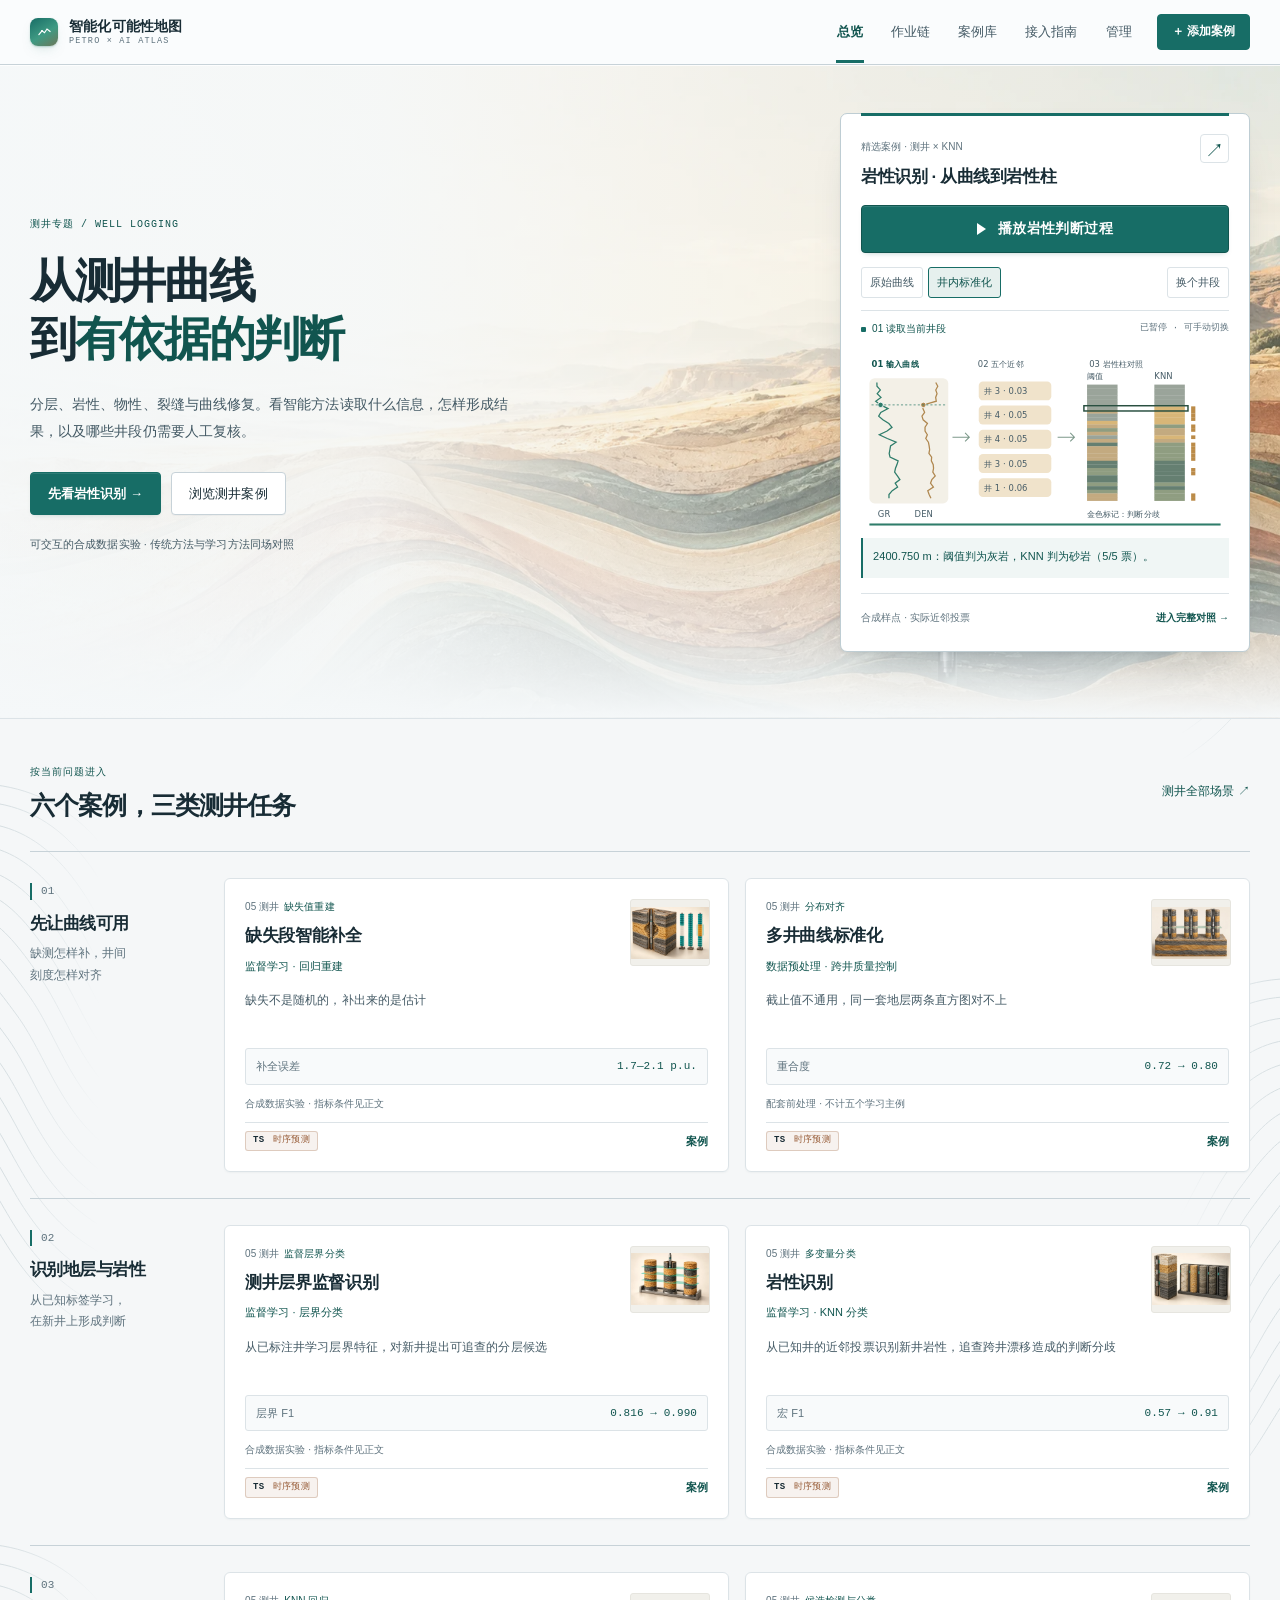
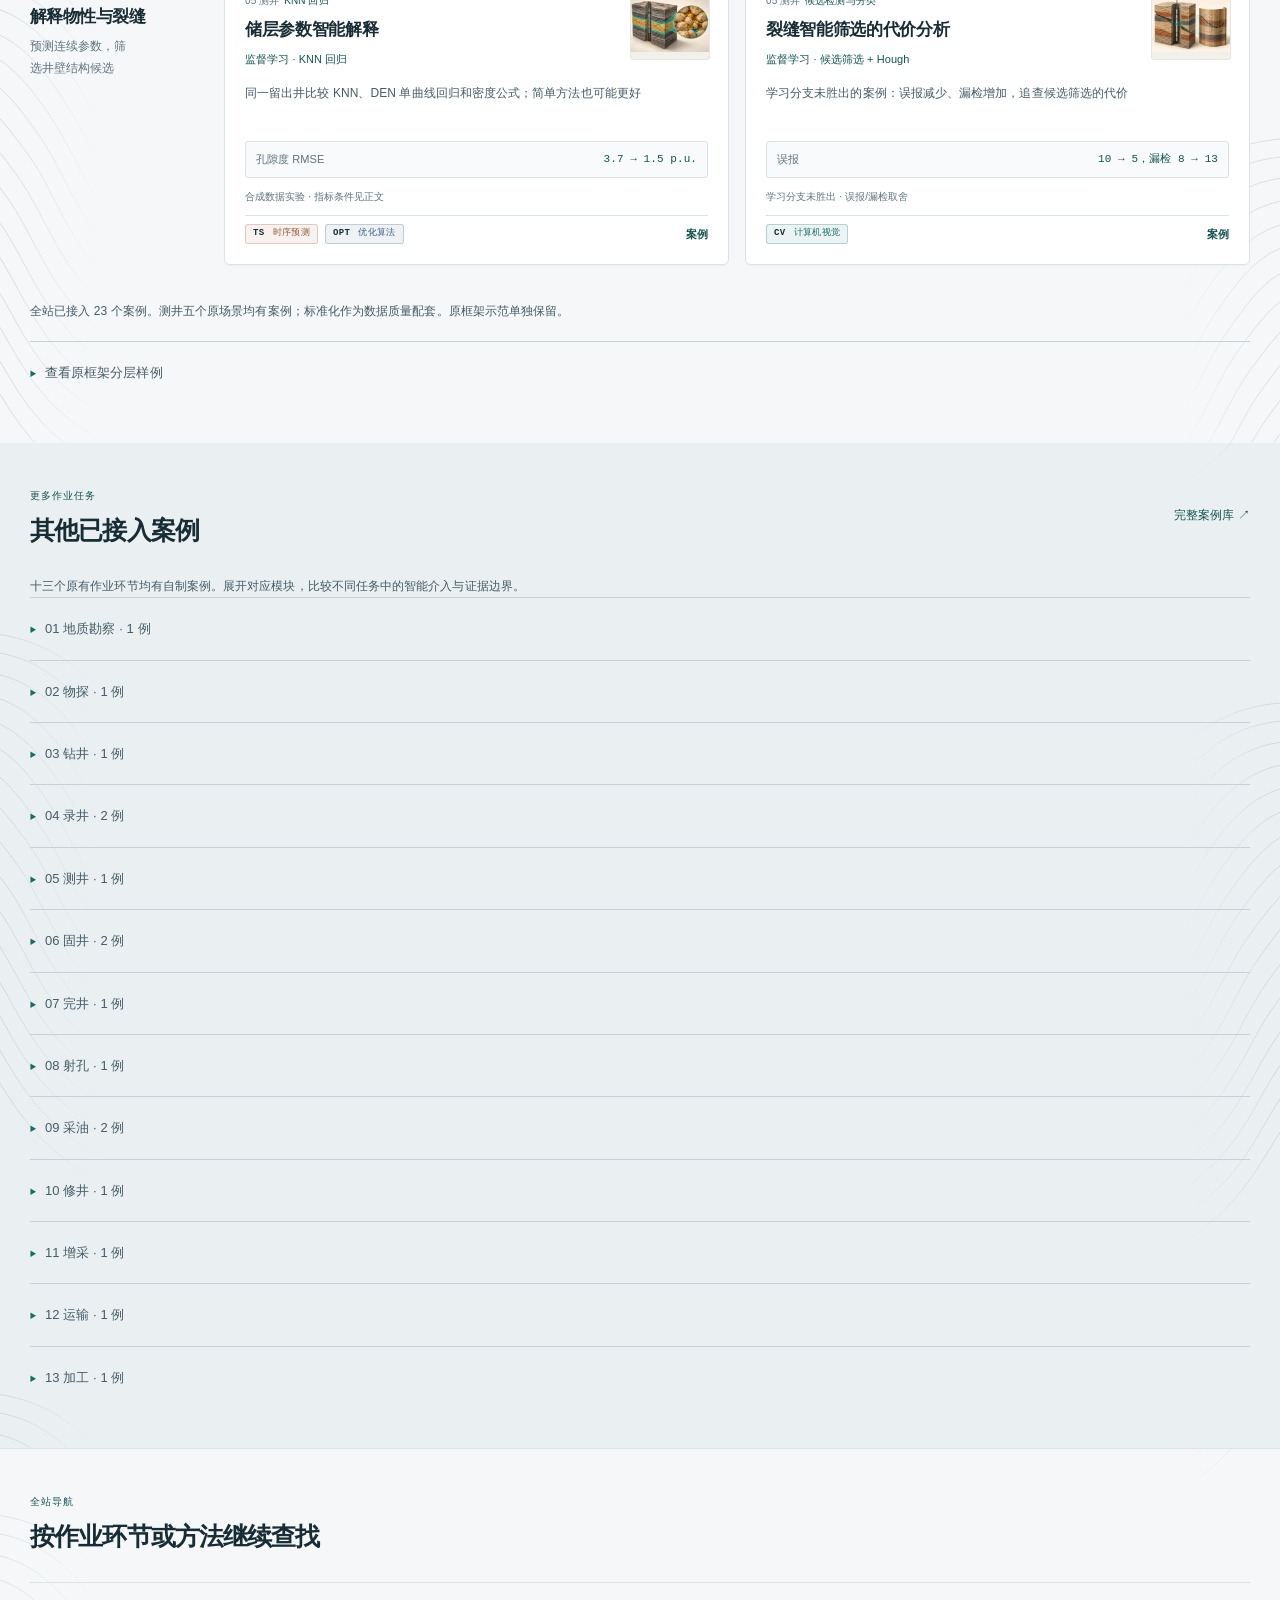
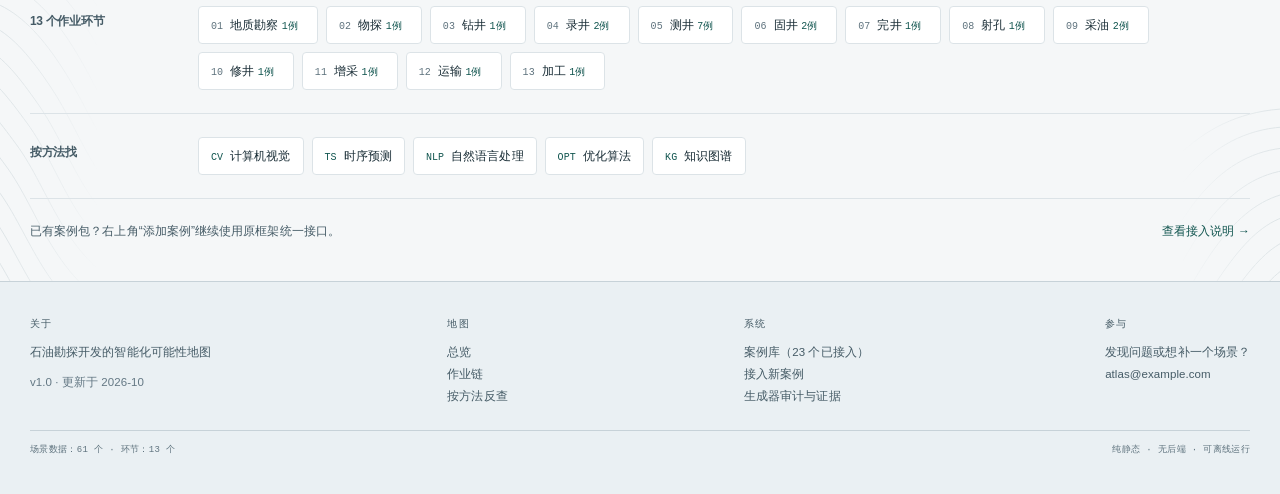
<file: index.html>
<!DOCTYPE html>
<html lang="zh-CN">
<head>
<meta charset="UTF-8">
<meta name="viewport" content="width=device-width, initial-scale=1">
<title>石油勘探开发的智能化可能性地图</title>
<meta name="description" content="按石油作业链条逐环节展示可被深度学习改造的候选场景，标注 AI 介入点、数据条件与难度等级；带可运行的案例示范。">

<link rel="stylesheet" href="assets/core/tokens.css?v=20261103-expand1">
<link rel="stylesheet" href="assets/core/layout.css?v=20261103-expand1">
<link rel="stylesheet" href="assets/core/ui.css?v=20261103-expand1">
<link rel="stylesheet" href="assets/core/home.css?v=20261103-expand1">
<link rel="stylesheet" href="assets/core/industrial.css?v=20261103-contours1">
</head>
<body>

<div id="view">
  <main class="wrap" style="padding:120px 0">
    <div class="empty"><b>正在加载</b>如果这行字一直不消失，说明脚本没有正确执行，
    请检查浏览器控制台。</div>
  </main>
</div>

<noscript>
  <div class="wrap" style="padding:80px 0">
    <div class="empty"><b>需要启用 JavaScript</b>本站是纯前端渲染的，所有页面由本地脚本生成。</div>
  </div>
</noscript>

<!-- =========================================================
     脚本加载顺序（改这里之前先读 docs/如何添加新案例.md）
     1. data.js         场景元数据
     2. registry.js     案例注册表
     3. kit.js          渲染工具箱
     4. cases/*         案例插件 —— 新增案例加在这一段
     5. case-demo-host  示范宿主（整页 iframe / 模块 Shadow DOM）
     6. case-upload     案例包导入（读 localStorage，必须在 shell 前）
     7. shell.js        外壳，必须最后
     ========================================================= -->
<script src="assets/data.js?v=20261103-expand1"></script>
<script src="assets/core/registry.js?v=20261103-expand1"></script>
<script src="assets/core/kit.js?v=20261103-expand1"></script>

<script src="assets/cases/welllog-layer.case.js?v=20261103-expand1"></script>
<script src="assets/cases/welllog-layer.demo.js?v=20261103-expand1"></script>










<!-- CASE-AUTOGEN:BEGIN -->
<script src="assets/cases/welllog-layer.visual.js?v=20261103-expand1"></script>
<script src="assets/cases/catalog.js?v=20261103-expand1"></script>
<script src="assets/cases/w4-lithology.demo.js?v=20261103-expand1"></script>
<script src="assets/core/builtin-loader.js?v=20261103-expand1"></script>
<!-- CASE-AUTOGEN:END -->

<!-- ↑ 新案例加在这里：<script src="assets/cases/你的案例.case.js"></script> -->

<!-- 上传的案例包（localStorage）在这里恢复注册，必须在 shell.js 之前 -->
<script src="assets/core/case-demo-host.js?v=20261103-expand1"></script>
<script src="assets/core/case-upload.js?v=20261103-expand1"></script>
<script src="assets/core/case-zip.js?v=20261103-expand1"></script>

<script src="assets/core/admin.js?v=20261103-expand1"></script>

<script src="assets/core/home-demo.js?v=20261103-industrial1"></script>
<script src="assets/core/shell.js?v=20261103-expand1"></script>

</body>
</html>
</file>
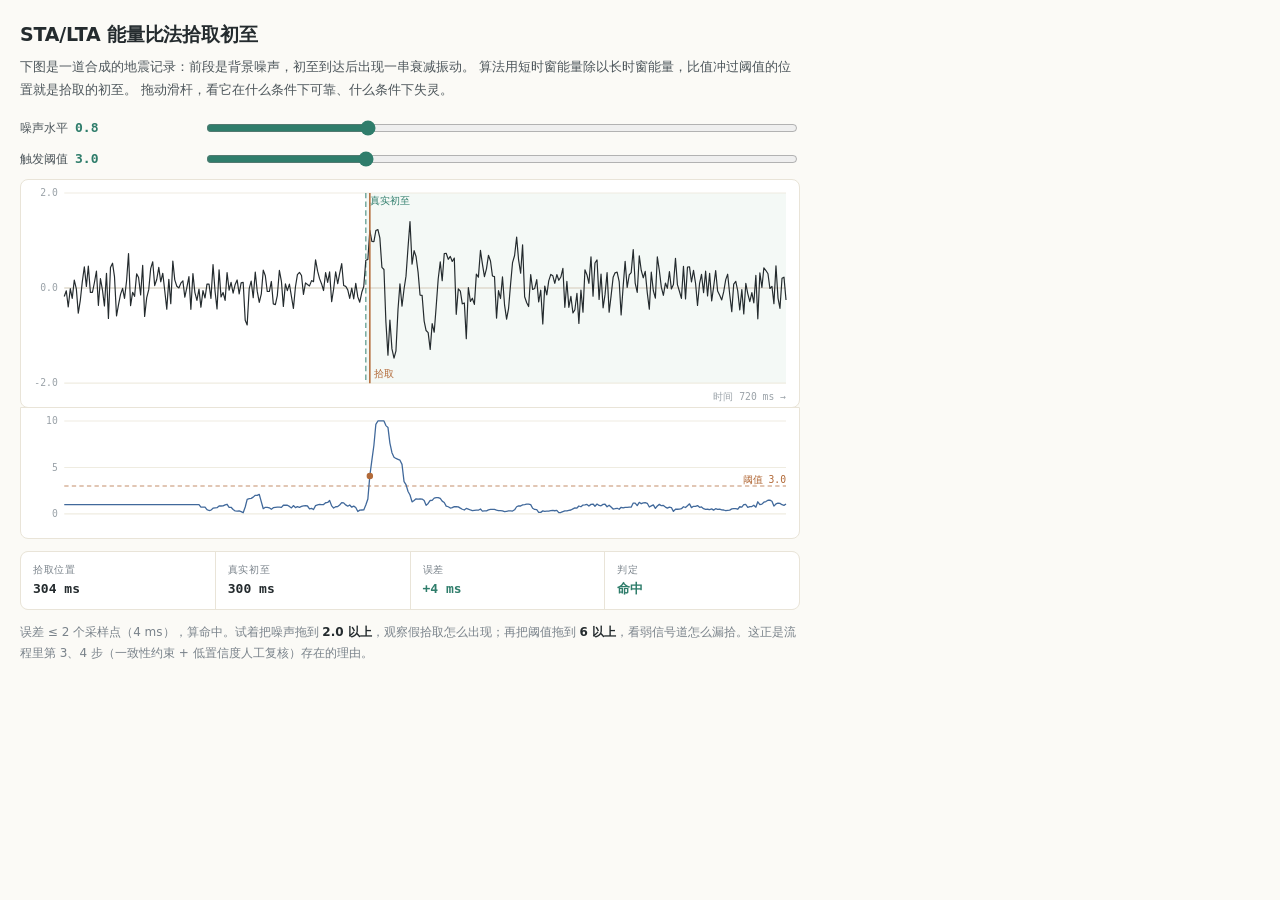
<file: firstbreak-pick-case/demo/index.html>
<!DOCTYPE html>
<html lang="zh-CN">
<head>
<meta charset="UTF-8">
<meta name="viewport" content="width=device-width, initial-scale=1">
<title>示范：STA/LTA 初至波自动拾取</title>
<link rel="stylesheet" href="demo.css">
</head>
<body>
<div class="panel">
  <h1>STA/LTA 能量比法拾取初至</h1>
  <p class="lead">下图是一道合成的地震记录：前段是背景噪声，初至到达后出现一串衰减振动。
  算法用短时窗能量除以长时窗能量，比值冲过阈值的位置就是拾取的初至。
  拖动滑杆，看它在什么条件下可靠、什么条件下失灵。</p>

  <div class="ctl">
    <label>噪声水平 <output id="out-noise">0.8</output></label>
    <input type="range" id="noise" min="0" max="3" step="0.1" value="0.8">
  </div>
  <div class="ctl">
    <label>触发阈值 <output id="out-th">3.0</output></label>
    <input type="range" id="th" min="1.2" max="8" step="0.1" value="3">
  </div>

  <svg id="trace" viewBox="0 0 720 210" role="img" aria-label="地震道与拾取结果"></svg>
  <svg id="ratio" viewBox="0 0 720 120" role="img" aria-label="STA/LTA 能量比曲线"></svg>

  <div class="readouts">
    <div class="ro"><span class="k">拾取位置</span><b id="ro-pick">—</b></div>
    <div class="ro"><span class="k">真实初至</span><b id="ro-true">—</b></div>
    <div class="ro"><span class="k">误差</span><b id="ro-err">—</b></div>
    <div class="ro"><span class="k">判定</span><b id="ro-verdict">—</b></div>
  </div>

  <p class="note" id="note"></p>
</div>
<script src="demo.js"></script>
</body>
</html>
</file>
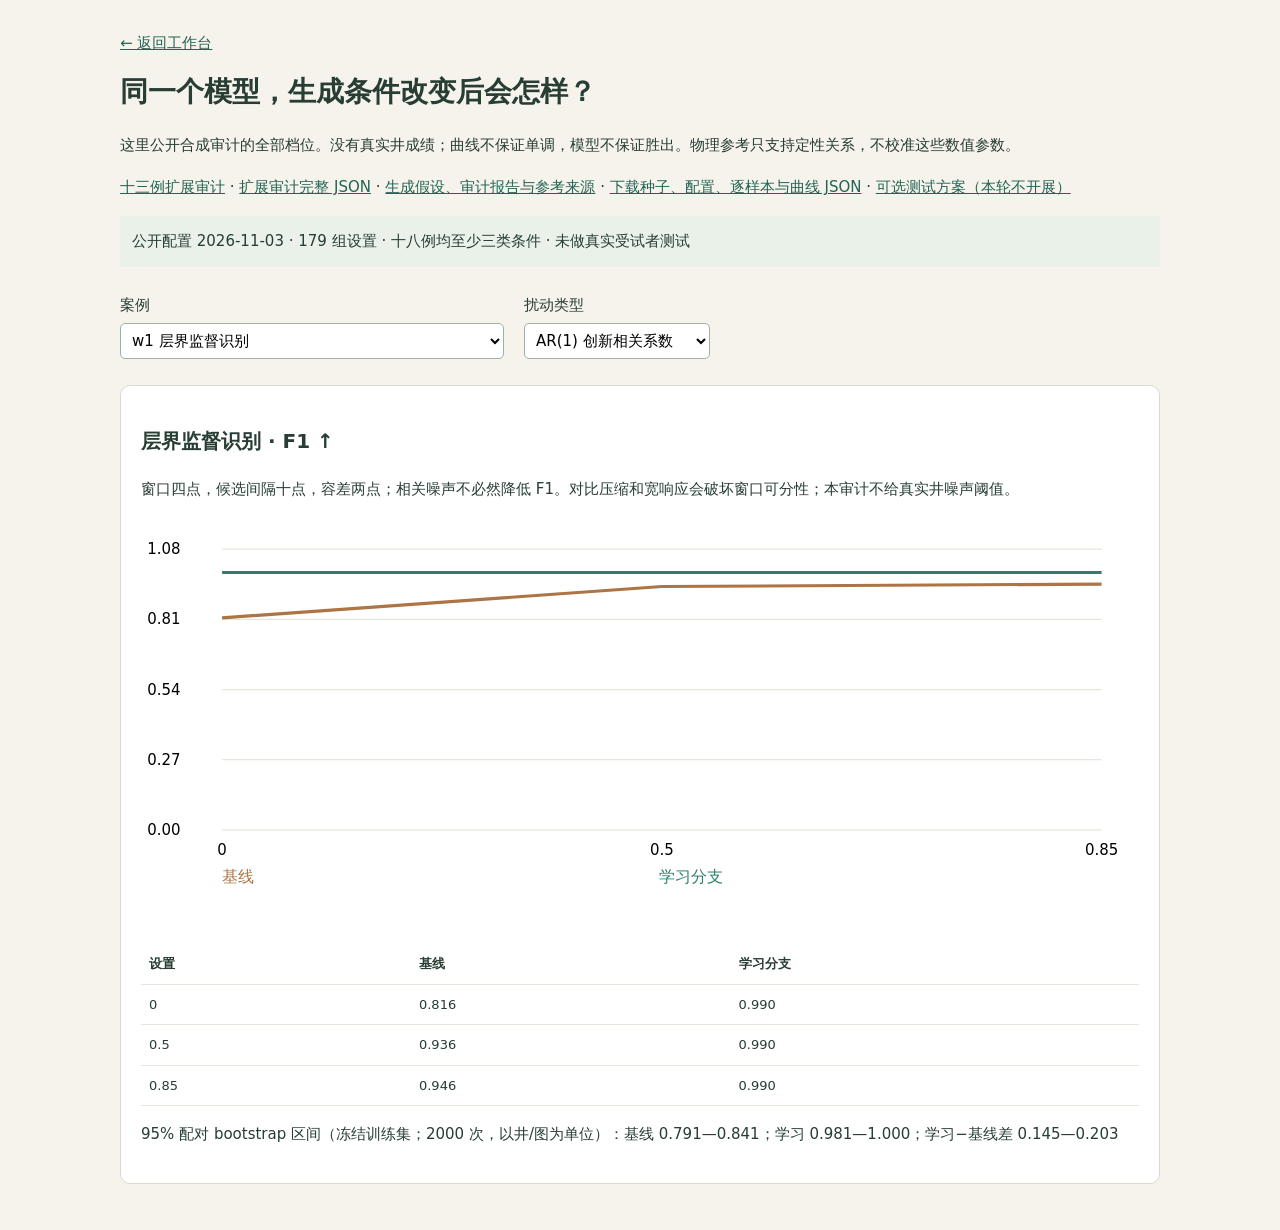
<file: docs/evidence.html>
<!doctype html><html lang="zh-CN"><meta charset="utf-8"><meta name="viewport" content="width=device-width,initial-scale=1"><title>生成器敏感性审计 · 测井工作台</title>
<style>body{margin:0;background:#f5f3ec;color:#283d33;font:15px/1.8 system-ui,sans-serif}main{max-width:1040px;margin:auto;padding:30px 20px}a{color:#236454}h1{font-size:28px;margin:10px 0}h2{font-size:20px}label{display:inline-grid;gap:4px;margin:10px 20px 10px 0}select{font:inherit;padding:7px;max-width:90vw;border:1px solid #9cb2a4;border-radius:5px;background:white}section{border:1px solid #d5ddcf;padding:20px;background:#fff;border-radius:10px;margin:16px 0}svg{width:100%;height:auto}table{border-collapse:collapse;width:100%;font-size:13px}th,td{text-align:left;padding:8px;border-bottom:1px solid #e2e6dc}small{color:#607466}.scroll{overflow:auto}#status{padding:12px;background:#e9f1e8}button:focus-visible,a:focus-visible,select:focus-visible{outline:3px solid #286b53;outline-offset:3px}@media(max-width:600px){main{padding:16px 12px}section{padding:12px}h1{font-size:22px}}</style>
<main><a href="../index.html#/">← 返回工作台</a><h1>同一个模型，生成条件改变后会怎样？</h1><p>这里公开合成审计的全部档位。没有真实井成绩；曲线不保证单调，模型不保证胜出。物理参考只支持定性关系，不校准这些数值参数。</p><p><a href="evidence/expansion-audit.md">十三例扩展审计</a> · <a href="evidence/expansion-audit.json" download>扩展审计完整 JSON</a> · <a href="evidence/generator-audit.md">生成假设、审计报告与参考来源</a> · <a href="evidence/generator-audit.json" download>下载种子、配置、逐样本与曲线 JSON</a> · <a href="teaching-test/PROTOCOL.md">可选测试方案（本轮不开展）</a></p><p id="status" role="status">正在载入公开审计…</p><label>案例<select id="case" aria-label="选择审计案例"></select></label><label>扰动类型<select id="axis" aria-label="选择生成器扰动"></select></label><section><h2 id="title"></h2><p id="scope"></p><div id="chart"></div><div class="scroll"><table id="results"></table></div><p id="extra"></p></section><section id="threshold" hidden><h2>w3 阈值诊断：误报与漏检怎样交换？</h2><p>曲线使用已观察过的 20 图，属事后诊断，不是开发调参结果。候选 ROC 把可匹配标注的单条候选标正（允许重复正候选）；对象 PR 则经过间隔抑制和一对一匹配，分母不同。</p><div id="roc"></div><div id="pr"></div><div class="scroll"><table id="threshold-table"></table></div></section></main>
<script>
'use strict';
const select=document.querySelector('#case'),axis=document.querySelector('#axis'),names={rho:'AR(1) 创新相关系数',transition:'箱式响应半宽（点）',shift:'测试类别对比压缩比例',denShift:'测试 DEN 偏移 g/cm³',cnlShift:'测试 CNL 偏移 v/v',noiseScale:'附加噪声幅度',noiseMultiplier:'图像噪声倍数',apertureMultiplier:'路径厚度倍数',dropout:'连续方位缺测比例',drift:'目标井刻度漂移',overlap:'目标类别重叠',warp:'非线性响应错配',gapLength:'连续遮蔽长度 m',mechanism:'缺测机制'};
let data;
function f(v){return typeof v==='number'?v.toFixed(3):v;}
function esc(v){return String(v).replace(/&/g,'&amp;').replace(/</g,'&lt;');}
function chart(rows,lines,label,xy=false){
 const w=800,h=335,x0=65,y0=25,x1=770,y1=250;
 const all=rows.flatMap(r=>lines.map(l=>r[l.key])).filter(Number.isFinite),max=Math.max(...all,1)*1.08;
 const x=(r,i)=>xy?x0+r.x*(x1-x0):x0+i/(rows.length-1||1)*(x1-x0),y=v=>y1-v/(xy?1:max)*(y1-y0);
 let s='<svg viewBox="0 0 '+w+' '+h+'" role="img" aria-label="'+esc(label)+'"><title>'+esc(label)+'</title>';
 for(let i=0;i<=4;i++){const v=(xy?1:max)*i/4,yy=y(v);s+='<path d="M'+x0+' '+yy+'H'+x1+'" stroke="#e3e8dc"/><text x="5" y="'+(yy+4)+'" font-size="12">'+v.toFixed(2)+'</text>';}
 for(const [li,l]of lines.entries()){const points=rows.map((r,i)=>x(r,i)+','+y(r[l.key])).join(' ');s+='<polyline points="'+points+'" fill="none" stroke="'+l.color+'" stroke-width="2.5"/><text x="'+(65+(li%2)*350)+'" y="'+(292+Math.floor(li/2)*20)+'" fill="'+l.color+'" font-size="13">'+l.label+'</text>';}
 rows.forEach((r,i)=>{if(!xy)s+='<text x="'+x(r,i)+'" y="270" text-anchor="middle" font-size="12">'+esc(r.value)+'</text>';});
 return s+'</svg>';
}
function render(){const c=data.cases[select.value],rows=c.series.filter(r=>r.axis===axis.value);document.querySelector('#title').textContent=c.title+' · '+c.metric;document.querySelector('#scope').textContent=c.limits;
 const lines=[{key:'baseline',label:'基线',color:'#ad7545'},{key:'learn',label:'学习分支',color:'#2f7d6b'}];if(rows[0].alternate!==undefined)lines.push({key:'alternate',label:'附加对照（定义见案例）',color:'#8872a2'});if(rows[0].denOnly!==undefined)lines.push({key:'denOnly',label:'DEN 单变量回归',color:'#6e79aa'});if(rows[0].raw!==undefined)lines.push({key:'raw',label:'GR+DEN 固定缩放 KNN',color:'#557791'});if(rows[0].grOnly!==undefined)lines.push({key:'grOnly',label:'GR 单特征 KNN',color:'#8a6e98'});
 document.querySelector('#chart').innerHTML=chart(rows,lines,(names[axis.value]||axis.value)+' 对 '+c.metric+' 的影响；精确数字见下表');
 document.querySelector('#results').innerHTML='<tr><th>设置</th>'+lines.map(l=>'<th>'+esc(l.label)+'</th>').join('')+(rows[0].coverage!==undefined?'<th>回归区间覆盖</th>':'')+'</tr>'+rows.map(r=>'<tr><td>'+esc(r.value)+'</td>'+lines.map(l=>'<td>'+f(r[l.key])+'</td>').join('')+(r.coverage!==undefined?'<td>'+f(r.coverage)+'</td>':'')+'</tr>').join('');
 document.querySelector('#extra').textContent=c.heldout?'95% 配对 bootstrap 区间（冻结训练集；2000 次，以井/图为单位）：基线 '+c.heldout.baseline.map(f).join('—')+'；学习 '+c.heldout.learn.map(f).join('—')+'；学习−基线差 '+c.heldout.pairedDifference.map(f).join('—'):'本组各档位使用 '+rows[0].rows.length+' 个公开种子的配对重复。逐样本数据与附加评价见 JSON。';
 document.querySelector('#threshold').hidden=!c.thresholdCurve;
 if(c.thresholdCurve){const t=c.thresholdCurve;document.querySelector('#roc').innerHTML=chart(t.map(q=>({x:q.candidate.fpr,tpr:q.candidate.tpr})),[{key:'tpr',label:'候选 ROC：FPR → TPR',color:'#6e79aa'}],'候选 ROC 曲线',true);document.querySelector('#pr').innerHTML=chart(t.map(q=>({x:q.object.recall,precision:q.object.precision})),[{key:'precision',label:'对象 PR：召回 → 精确率',color:'#2f7d6b'}],'完整对象匹配的精确率与召回',true);document.querySelector('#threshold-table').innerHTML='<tr><th>阈值</th><th>对象精确率</th><th>对象召回</th><th>误报/漏检</th><th>候选 FPR/TPR</th></tr>'+t.map(q=>'<tr><td>'+q.threshold+'</td><td>'+f(q.object.precision)+'</td><td>'+f(q.object.recall)+'</td><td>'+q.object.fp+' / '+q.object.fn+'</td><td>'+f(q.candidate.fpr)+' / '+f(q.candidate.tpr)+'</td></tr>').join('');}
}
function choose(){const c=data.cases[select.value];axis.innerHTML=[...new Set(c.series.map(r=>r.axis))].map(a=>'<option value="'+a+'">'+(names[a]||a)+'</option>').join('');render();}
Promise.all(['generator-audit.json','expansion-audit.json'].map(n=>fetch('evidence/'+n).then(r=>{if(!r.ok)throw Error('HTTP '+r.status);return r.json();}))).then(parts=>{const d={date:parts[0].date,cases:Object.assign({},...parts.map(x=>x.cases))};data=d;select.innerHTML=Object.entries(d.cases).map(([k,c])=>'<option value="'+k+'">'+k+' '+c.title+'</option>').join('');document.querySelector('#status').textContent='公开配置 '+d.date+' · '+Object.values(d.cases).reduce((n,c)=>n+c.series.length,0)+' 组设置 · 十八例均至少三类条件 · 未做真实受试者测试';choose();}).catch(e=>{document.querySelector('#status').textContent='审计载入失败：'+e.message+'。请通过 HTTP(S) 打开，file:// 不受支持。';});
select.addEventListener('change',choose);axis.addEventListener('change',render);
</script></html>
</file>
<file: assets/core/tokens.css>
/* =========================================================
   设计令牌 Design Tokens
   风格：暖白纸面 + 低饱和彩色分区
   规则：所有颜色只在这里定义，案例与组件不得写死色值
   ========================================================= */

:root{
  /* ---------- 画布 ---------- */
  --paper:      #fbfaf6;   /* 主背景，暖白 */
  --paper-2:    #f5f2ea;   /* 次级底板 */
  --paper-3:    #efece1;   /* 三级底板 */
  --card:       #ffffff;   /* 卡片 */
  --card-soft:  #fdfcf9;   /* 卡片内嵌区 */

  /* ---------- 描边 ---------- */
  --line:       #e9e4d8;
  --line-2:     #ddd7c8;
  --line-3:     #c9c2b0;

  /* ---------- 墨色（文字） ---------- */
  --ink:        #242b2e;
  --ink-2:      #4d565b;
  --ink-3:      #79828a;
  --ink-4:      #9ba3a9;
  --ink-inv:    #fdfcf9;

  /* ---------- 主强调 ---------- */
  --jade:       #2f7d6b;
  --jade-d:     #235f51;
  --jade-l:     #e6f1ec;
  --clay:       #b26a39;
  --clay-d:     #8e5229;
  --clay-l:     #f8ecdf;

  /* ---------- 五类方法色（中饱和，白底可读） ---------- */
  --c-cv:       #2f7d6b;   /* 计算机视觉 */
  --c-ts:       #b26a39;   /* 时序预测 */
  --c-nlp:      #7e5a8d;   /* 自然语言处理 */
  --c-opt:      #41699b;   /* 优化算法 */
  --c-kg:       #767a2e;   /* 知识图谱 */

  --bg-cv:      #e6f1ec;
  --bg-ts:      #f8ecdf;
  --bg-nlp:     #efe9f4;
  --bg-opt:     #e7eef9;
  --bg-kg:      #f1f1dd;

  /* ---------- 语义色 ---------- */
  --ok:         #3f8560;
  --ok-bg:      #e7f3ea;
  --warn:       #a97a1c;
  --warn-bg:    #f9efd7;
  --bad:        #b05a51;
  --bad-bg:     #f9e9e5;

  /* ---------- 圆角与阴影 ---------- */
  --r-s: 5px;
  --r-m: 9px;
  --r-l: 14px;
  --r-xl: 20px;

  --sh-1: 0 1px 2px rgba(48,44,30,.045);
  --sh-2: 0 1px 2px rgba(48,44,30,.05), 0 6px 18px -10px rgba(48,44,30,.14);
  --sh-3: 0 2px 4px rgba(48,44,30,.05), 0 14px 34px -16px rgba(48,44,30,.20);

  /* ---------- 字体 ---------- */
  --mono: 'JetBrains Mono','SFMono-Regular','Cascadia Mono',Consolas,'Liberation Mono',monospace;
  --sans: 'Inter',-apple-system,BlinkMacSystemFont,'Segoe UI Variable','Segoe UI',
          'PingFang SC','Hiragino Sans GB','Microsoft YaHei UI','Microsoft YaHei',sans-serif;

  /* ---------- 布局 ---------- */
  --nav-h: 54px;
  --maxw: 1180px;
  --sp-1: 6px;  --sp-2: 10px;  --sp-3: 14px;
  --sp-4: 20px; --sp-5: 28px;  --sp-6: 40px;
}

/* =========================================================
   Reset
   ========================================================= */
*{box-sizing:border-box;margin:0;padding:0}
html{scroll-behavior:smooth;-webkit-text-size-adjust:100%}
body{
  font-family:var(--sans);
  font-size:14px;
  line-height:1.68;
  color:var(--ink);
  background:var(--paper);
  -webkit-font-smoothing:antialiased;
  -moz-osx-font-smoothing:grayscale;
  overflow-x:hidden;
}

/* 背景：四处低饱和色晕，制造“纸面有光”的感觉，不做暗色 */
body::before{
  content:'';
  position:fixed;inset:0;z-index:-2;
  background:
    radial-gradient(1000px 620px at 6% -12%,  #e5f1eb 0%, rgba(229,241,235,0) 62%),
    radial-gradient(880px 560px at 96% -6%,   #f9ecdf 0%, rgba(249,236,223,0) 60%),
    radial-gradient(900px 760px at 74% 102%,  #e8eef8 0%, rgba(232,238,248,0) 62%),
    radial-gradient(760px 620px at 18% 96%,   #f7ebee 0%, rgba(247,235,238,0) 60%),
    var(--paper);
}
/* 极淡网格，只在上半页可见 */
body::after{
  content:'';
  position:fixed;inset:0;z-index:-1;pointer-events:none;
  background-image:
    linear-gradient(to right, rgba(80,74,55,.055) 1px, transparent 1px),
    linear-gradient(to bottom, rgba(80,74,55,.055) 1px, transparent 1px);
  background-size:76px 76px;
  mask-image:radial-gradient(ellipse 70% 46% at 50% 0%, #000 0%, transparent 82%);
  -webkit-mask-image:radial-gradient(ellipse 70% 46% at 50% 0%, #000 0%, transparent 82%);
}

a{color:inherit;text-decoration:none}
button{font-family:inherit;font-size:inherit;color:inherit;background:none;border:none;cursor:pointer}
input,select,textarea{font-family:inherit;font-size:inherit}
img,svg{max-width:100%}
::selection{background:rgba(47,125,107,.20);color:var(--ink)}

::-webkit-scrollbar{width:11px;height:11px}
::-webkit-scrollbar-track{background:var(--paper-2)}
::-webkit-scrollbar-thumb{background:var(--line-2);border-radius:6px;border:3px solid var(--paper-2)}
::-webkit-scrollbar-thumb:hover{background:var(--line-3)}

:focus-visible{outline:2px solid var(--jade);outline-offset:2px;border-radius:3px}

/* =========================================================
   排版基元
   ========================================================= */
h1,h2,h3,h4,h5{font-weight:650;letter-spacing:-.005em;line-height:1.3;color:var(--ink)}
p{color:var(--ink-2)}
b,strong{font-weight:650;color:var(--ink)}

.wrap{width:min(var(--maxw),calc(100% - 48px));margin:0 auto}
.mono{font-family:var(--mono);font-variant-numeric:tabular-nums}

.kicker{
  font-family:var(--mono);font-size:10px;letter-spacing:.2em;text-transform:uppercase;
  color:var(--jade-d);display:inline-flex;align-items:center;gap:9px;
}
.kicker::before{content:'';width:20px;height:1.5px;background:currentColor;opacity:.55;border-radius:2px}
.kicker.plain::before{display:none}
.kicker.clay{color:var(--clay-d)}

.eyebrow{
  font-family:var(--mono);font-size:10px;letter-spacing:.18em;text-transform:uppercase;color:var(--ink-4);
}

.lede{font-size:13.5px;line-height:1.8;color:var(--ink-2)}

/* 工具类 */
.muted{color:var(--ink-3)}
.small{font-size:12px}
.nowrap{white-space:nowrap}
.hr{height:1px;background:var(--line);border:0;margin:0}
.stack{display:flex;flex-direction:column}
.row{display:flex;align-items:center}

/* 动效：轻微上浮，不做夸张动画 */
@keyframes rise{from{opacity:0;transform:translateY(8px)}to{opacity:1;transform:none}}
.rise{animation:rise .42s cubic-bezier(.2,.7,.3,1) both}
.d1{animation-delay:.03s}.d2{animation-delay:.06s}.d3{animation-delay:.09s}.d4{animation-delay:.12s}.d5{animation-delay:.15s}

@media (prefers-reduced-motion:reduce){
  *{animation:none!important;transition:none!important;scroll-behavior:auto!important}
}
</file>
<file: assets/core/layout.css>
/* =========================================================
   布局层：导航 / 页头 / 章节 / 链条 / 页脚
   ========================================================= */

/* ---------------- 顶部导航 ---------------- */
.hdr{
  position:sticky;top:0;z-index:60;
  background:rgba(251,250,246,.82);
  backdrop-filter:blur(16px) saturate(150%);
  -webkit-backdrop-filter:blur(16px) saturate(150%);
  border-bottom:1px solid var(--line);
}
.hdr-in{
  width:min(var(--maxw),calc(100% - 44px));margin:0 auto;
  height:var(--nav-h);display:flex;align-items:center;gap:24px;
}
.brand{display:flex;align-items:center;gap:11px;flex-shrink:0}
.brand-mark{
  width:28px;height:28px;border-radius:8px;
  background:linear-gradient(148deg,var(--jade) 0%, #3f9a83 55%, var(--clay) 140%);
  display:grid;place-items:center;flex-shrink:0;
  box-shadow:0 1px 2px rgba(47,125,107,.28), 0 6px 14px -8px rgba(47,125,107,.5);
}
.brand-mark svg{display:block}
.brand-txt{display:flex;flex-direction:column;line-height:1.15}
.brand-txt b{font-size:14px;font-weight:650;letter-spacing:.01em;color:var(--ink)}
.brand-txt span{
  font-family:var(--mono);font-size:8.5px;letter-spacing:.17em;color:var(--ink-4);
  text-transform:uppercase;margin-top:3px;
}

.nav{display:flex;align-items:center;gap:1px;margin-left:auto}
.nav a{
  position:relative;padding:7px 11px;border-radius:6px;font-size:13px;color:var(--ink-2);
  transition:color .16s,background .16s;white-space:nowrap;
}
.nav a:hover{color:var(--ink);background:rgba(47,125,107,.07)}
.nav a.on{color:var(--jade-d);font-weight:600}
.nav a.on::after{
  content:'';position:absolute;left:11px;right:11px;bottom:-2px;height:2px;
  background:var(--jade);border-radius:2px;
}
.nav .nav-sep{width:1px;height:16px;background:var(--line-2);margin:0 8px}

/* ---------------- 章节 ---------------- */
.section{padding:38px 0}
.section.tight{padding:26px 0}
.section + .section{border-top:0}
/* 章节头：标高尺 + 编号徽标 + 全宽标题，像技术文档的章节分隔 */
.sec-head{border-top:1px solid var(--line-2);padding-top:9px;margin-bottom:16px}
.sec-rail{display:flex;align-items:center;gap:11px;margin-bottom:8px;min-height:20px}
.sec-num{
  font-family:var(--mono);font-size:10px;letter-spacing:.08em;color:var(--jade-d);
  padding:1px 6px;border:1px solid rgba(47,125,107,.26);border-radius:4px;
  background:var(--jade-l);line-height:1.5;
}
.sec-rail .kicker::before{display:none}
.sec-rail .kicker{font-size:9px;letter-spacing:.16em}
.sec-rail .r{margin-left:auto;display:flex;align-items:center;gap:8px}
.sec-head h2{font-size:clamp(17px,1.75vw,20px);letter-spacing:-.012em}
.sec-head p{color:var(--ink-3);font-size:12.5px;max-width:82ch;margin-top:3px;line-height:1.62}

/* ---------------- HERO ---------------- */
.hero{padding:34px 0 0;position:relative}
.hero-grid{
  display:grid;grid-template-columns:minmax(0,1fr) 372px;
  gap:52px;align-items:start;padding-bottom:6px;
}
.hero-main{min-width:0}
.hero-top{display:flex;align-items:center;gap:8px;margin-bottom:16px;flex-wrap:wrap}
.hero-badge{
  font-family:var(--mono);font-size:9px;letter-spacing:.13em;color:var(--jade-d);
  background:var(--jade-l);border:1px solid rgba(47,125,107,.22);
  padding:3px 9px;border-radius:100px;
}
.hero-badge.alt{background:var(--paper-2);border-color:var(--line-2);color:var(--ink-3)}

.hero h1{
  font-size:clamp(28px,3.3vw,42px);
  line-height:1.14;font-weight:680;letter-spacing:-.024em;
  max-width:20ch;
}
.hero h1 em{
  font-style:normal;position:relative;white-space:nowrap;
  color:var(--jade-d);
}
.hero h1 em::after{
  content:'';position:absolute;left:-2px;right:-2px;bottom:.08em;height:.2em;
  background:linear-gradient(90deg, rgba(47,125,107,.16), rgba(178,106,57,.16));
  border-radius:3px;z-index:-1;
}
.hero-lead{
  margin-top:16px;max-width:60ch;font-size:13.5px;
  color:var(--ink-2);line-height:1.8;
}
.hero-note{
  margin-top:16px;display:flex;gap:11px;align-items:flex-start;
  padding:10px 14px;border-left:2.5px solid var(--clay);
  background:linear-gradient(90deg, rgba(178,106,57,.07), rgba(178,106,57,0) 72%);
  border-radius:0 7px 7px 0;max-width:none;
}
.hero-note b{color:var(--ink);font-weight:650}
.hero-note p{font-size:12px;color:var(--ink-3);line-height:1.65}
.hero-acts{display:flex;gap:8px;margin-top:18px;flex-wrap:wrap}

/* 速览面板 */
.spec{
  border:1px solid var(--line-2);border-radius:11px;background:var(--card);
  box-shadow:var(--sh-2);overflow:hidden;position:relative;
}
.spec::before{
  content:'';position:absolute;left:0;top:0;right:0;height:3px;
  background:linear-gradient(90deg,var(--jade) 0%, #4f9a86 52%, var(--clay) 100%);
}
.spec-h{
  display:flex;align-items:center;justify-content:space-between;gap:10px;
  padding:10px 15px;border-bottom:1px solid var(--line);background:var(--card-soft);
  font-size:8.5px;letter-spacing:.13em;color:var(--ink-4);margin-top:3px;
}
.spec-body{padding:0 15px}
.spec-row{
  display:flex;align-items:baseline;justify-content:space-between;gap:12px;
  padding:8px 0;border-bottom:1px solid var(--line);
}
.spec-body:last-of-type .spec-row:last-child{border-bottom:0}
.spec-row .k{font-size:11.5px;color:var(--ink-3)}
.spec-row .v{font-family:var(--mono);font-size:16px;color:var(--ink);line-height:1;white-space:nowrap}
.spec-row .v small{font-size:9px;color:var(--ink-4);margin:0 5px 0 2px;font-family:var(--sans);letter-spacing:0}
.spec-row .v small:last-child{margin-right:0}
.spec-bar{display:flex;height:4px;margin:0 15px 6px;border-radius:2px;overflow:hidden;background:var(--line)}
.spec-bar i{display:block;height:100%}
.spec-sub{padding:9px 15px 0;border-top:1px solid var(--line);font-size:8.5px;letter-spacing:.13em;color:var(--ink-4)}
.comp{padding:7px 15px 0}
.comp-bar{display:flex;height:7px;border-radius:3px;overflow:hidden;gap:2px}
.comp-bar i{display:block;height:100%}
.comp-legend{display:grid;grid-template-columns:1fr 1fr;gap:0 12px;margin-top:7px}
.comp-legend a{
  display:flex;align-items:center;gap:5px;padding:3px 0;
  font-family:var(--mono);font-size:9px;color:var(--ink-3);letter-spacing:.04em;
  border-bottom:1px solid var(--line);transition:color .15s;
}
.comp-legend a:hover{color:var(--jade-d)}
.comp-legend i{width:6px;height:6px;border-radius:1px;display:block;flex-shrink:0}
.comp-legend b{margin-left:auto;color:var(--ink);font-weight:500}
.spec-f{
  display:flex;justify-content:space-between;gap:10px;margin-top:11px;
  padding:8px 15px;border-top:1px solid var(--line);background:var(--card-soft);
  font-family:var(--mono);font-size:8.5px;letter-spacing:.05em;color:var(--ink-4);
}

/* ---------------- 链条 ---------------- */
.chain-wrap{position:relative}
.chain-scroll{overflow-x:auto;padding:0 0 8px;margin:0 -6px}
.chain-scroll::-webkit-scrollbar{height:6px}
.chain{
  display:grid;grid-template-columns:repeat(13,minmax(80px,1fr));
  gap:4px;position:relative;padding-top:22px;min-width:1020px;
}
.chain::before{
  content:'';position:absolute;left:6px;right:6px;top:8px;height:1px;
  background:linear-gradient(90deg,rgba(47,125,107,.10),var(--line-3) 6%,var(--line-2) 94%,rgba(178,106,57,.16));
}
.step{
  position:relative;display:block;padding:11px 9px 10px;border-radius:8px;
  border:1px solid transparent;transition:background .18s,border-color .18s,box-shadow .18s,transform .18s;
}
.step::before{
  content:'';position:absolute;top:-17px;left:17px;width:6px;height:6px;border-radius:50%;
  background:var(--card);border:1.5px solid var(--line-3);transition:all .18s;
}
.step:hover{background:var(--card);border-color:var(--line);box-shadow:var(--sh-2);transform:translateY(-2px)}
.step:hover::before{background:var(--jade);border-color:var(--jade);box-shadow:0 0 0 4px rgba(47,125,107,.13)}
.step-idx{font-family:var(--mono);font-size:8.5px;color:var(--ink-4);letter-spacing:.1em}
.step-name{font-size:12px;margin-top:3px;letter-spacing:.01em;line-height:1.3;font-weight:600;color:var(--ink)}
.step-n{font-family:var(--mono);font-size:15px;color:var(--ink-2);margin-top:6px;line-height:1}
.step-n span{font-size:8.5px;color:var(--ink-4);margin-left:3px;font-family:var(--sans)}
.step-bar{display:flex;gap:2px;margin-top:6px;height:3px}
.step-bar i{flex:1;border-radius:2px;background:var(--c,var(--line-2));opacity:.9;min-width:2px}
.step-bar i.empty{background:var(--line-2);opacity:1}

.chain-hint{
  display:flex;align-items:center;gap:8px;margin-top:9px;
  font-family:var(--mono);font-size:9px;letter-spacing:.08em;color:var(--ink-4);
}

/* ---------------- 页脚 ---------------- */
.ftr{border-top:1px solid var(--line-2);padding:30px 0 36px;margin-top:0;background:rgba(245,242,234,.55)}
.ftr-in{display:flex;justify-content:space-between;gap:40px;flex-wrap:wrap}
.ftr-col h5{
  font-family:var(--mono);font-size:9px;letter-spacing:.16em;text-transform:uppercase;
  color:var(--ink-4);margin-bottom:11px;font-weight:400;
}
.ftr-col p,.ftr-col a{font-size:11.5px;color:var(--ink-3);display:block;line-height:1.9}
.ftr-col a:hover{color:var(--jade-d)}
.ftr-bot{
  margin-top:22px;padding-top:12px;border-top:1px solid var(--line);
  display:flex;justify-content:space-between;gap:20px;flex-wrap:wrap;
  font-family:var(--mono);font-size:9px;letter-spacing:.04em;color:var(--ink-4);
}

/* ---------------- 面包屑 ---------------- */
.crumb{display:flex;align-items:center;gap:7px;font-size:11px;color:var(--ink-4);padding:14px 0 0;flex-wrap:wrap}
.crumb a{color:var(--ink-3);transition:color .16s}
.crumb a:hover{color:var(--jade-d)}
.crumb .sep{color:var(--line-3)}
.crumb .cur{color:var(--ink-2)}

/* ---------------- 页头 ---------------- */
.page-head{padding:14px 0 18px}
.ph-top{display:flex;align-items:flex-start;justify-content:space-between;gap:26px;flex-wrap:wrap}
.ph-idx{font-family:var(--mono);font-size:9.5px;letter-spacing:.15em;color:var(--ink-4);margin-bottom:7px}
.ph-idx b{color:var(--jade);font-weight:500}
.page-head h1{font-size:clamp(22px,2.6vw,30px);letter-spacing:-.016em;line-height:1.2}
.page-head h1 .en{
  display:block;font-family:var(--mono);font-size:9.5px;letter-spacing:.16em;
  color:var(--ink-4);text-transform:uppercase;margin-top:7px;font-weight:400;
}
.page-head .blurb{margin-top:10px;max-width:70ch;color:var(--ink-2);font-size:12.8px;line-height:1.75}
.ph-stat{display:flex;gap:22px;flex-shrink:0;padding-top:6px}
.ph-stat div{text-align:right}
.ph-stat .n{font-family:var(--mono);font-size:20px;line-height:1;color:var(--ink)}
.ph-stat .l{font-size:10px;color:var(--ink-4);margin-top:5px;letter-spacing:.05em}

/* ---------------- 响应式 ---------------- */
@media (max-width:1080px){
  .hero-grid{grid-template-columns:minmax(0,1fr);gap:26px}
  .hero h1{max-width:none}
  .spec{max-width:520px}
}
@media (max-width:760px){
  :root{--nav-h:104px}
  .hdr-in{height:auto;min-height:var(--nav-h);flex-wrap:wrap;gap:7px;padding:10px 0}
  .nav{margin-left:0;width:100%;min-width:0;overflow-x:auto;padding-bottom:4px;flex-shrink:0}
  .nav a,.nav-add{flex-shrink:0}
  .nav-add{position:sticky;right:0;z-index:1;margin-left:auto}
  .wrap,.hdr-in{width:calc(100% - 32px)}
  .section{padding:30px 0}
  .hero{padding:24px 0 0}
  .hero h1{max-width:none}
  .nav a:not(.nav-keep){display:none}
  .nav .nav-sep{display:none}
  .sec-head{flex-direction:column;align-items:flex-start;gap:8px}
  .ftr-in{gap:26px}
}
</file>
<file: assets/core/ui.css>
/* =========================================================
   组件层：标签 / 卡片 / 表格 / 四段式 / 流程 / 示范 / 控制台
   ========================================================= */

/* ---------------- 标签 ---------------- */
.tag{
  display:inline-flex;align-items:center;gap:6px;
  font-family:var(--mono);font-size:10.5px;letter-spacing:.05em;
  padding:3px 8px;border-radius:5px;border:1px solid var(--line-2);
  color:var(--ink-3);background:var(--card-soft);white-space:nowrap;
}
.tag .dot{width:5px;height:5px;border-radius:50%;background:currentColor;flex-shrink:0}

.mtag{
  display:inline-flex;align-items:center;gap:5px;
  font-family:var(--mono);font-size:10.5px;letter-spacing:.04em;
  padding:2px 7px;border-radius:5px;
  color:var(--mc,var(--ink-3));
  border:1px solid color-mix(in srgb, var(--mc,var(--line-3)) 26%, transparent);
  background:color-mix(in srgb, var(--mc,var(--line-3)) 8%, var(--card));
  white-space:nowrap;
}
.mtag b{font-weight:600}
.mtag[data-m="cv"]{--mc:var(--c-cv)}
.mtag[data-m="ts"]{--mc:var(--c-ts)}
.mtag[data-m="nlp"]{--mc:var(--c-nlp)}
.mtag[data-m="opt"]{--mc:var(--c-opt)}
.mtag[data-m="kg"]{--mc:var(--c-kg)}

.dtag{
  display:inline-flex;align-items:center;gap:5px;
  font-family:var(--mono);font-size:10.5px;letter-spacing:.04em;
  padding:2px 8px;border-radius:5px;border:1px solid;
}
.dtag[data-d="低"]{color:var(--ok);border-color:rgba(63,133,96,.28);background:var(--ok-bg)}
.dtag[data-d="中"]{color:var(--warn);border-color:rgba(169,122,28,.28);background:var(--warn-bg)}
.dtag[data-d="高"]{color:var(--bad);border-color:rgba(176,90,81,.28);background:var(--bad-bg)}
.dtag::before{content:'';width:4px;height:4px;border-radius:50%;background:currentColor}

.badge-ready{
  display:inline-flex;align-items:center;gap:5px;
  font-family:var(--mono);font-size:9.5px;letter-spacing:.1em;
  padding:3px 8px;border-radius:4px;font-weight:600;
  color:var(--jade-d);background:var(--jade-l);border:1px solid rgba(47,125,107,.22);
}
.badge-ready::before{content:'';width:5px;height:5px;border-radius:50%;background:var(--jade)}
.badge-draft{
  display:inline-flex;align-items:center;gap:5px;
  font-family:var(--mono);font-size:9.5px;letter-spacing:.1em;
  padding:3px 8px;border-radius:4px;
  color:var(--warn);background:var(--warn-bg);border:1px solid rgba(169,122,28,.24);
}
.badge-wip{
  font-family:var(--mono);font-size:9.5px;letter-spacing:.1em;
  padding:3px 8px;border-radius:4px;color:var(--ink-3);
  background:var(--paper-2);border:1px dashed var(--line-2);
}

/* ---------------- 按钮 ---------------- */
.btn{
  display:inline-flex;align-items:center;justify-content:center;gap:7px;
  padding:9px 15px;border-radius:7px;font-size:13px;font-weight:500;
  border:1px solid var(--line-2);color:var(--ink);
  background:var(--card);
  transition:background .16s,border-color .16s,box-shadow .16s,transform .16s;
  cursor:pointer;white-space:nowrap;
}
.btn:hover{background:var(--card-soft);border-color:var(--line-3);box-shadow:var(--sh-1)}
.btn:active{transform:translateY(1px)}
.btn.primary{background:var(--jade);border-color:var(--jade);color:var(--ink-inv);font-weight:600}
.btn.primary:hover{background:var(--jade-d);border-color:var(--jade-d);box-shadow:0 4px 12px -4px rgba(47,125,107,.45)}
.btn.clay{background:var(--clay);border-color:var(--clay);color:#fff}
.btn.clay:hover{background:var(--clay-d);border-color:var(--clay-d)}
.btn.ghost{border-color:transparent;background:transparent;color:var(--ink-3)}
.btn.ghost:hover{color:var(--ink);background:rgba(80,74,55,.06);box-shadow:none}
.btn.sm{padding:6px 11px;font-size:12px;border-radius:6px}
.btn .ar{font-family:var(--mono);font-size:10px;opacity:.55}

/* ---------------- 卡片 ---------------- */
.card{
  border:1px solid var(--line);border-radius:var(--r-m);
  background:var(--card);box-shadow:var(--sh-1);
}
.card-pad{padding:16px 18px}

/* 方法面板：五格一体式，靠细线分隔，不再用浮起的卡片 */
.methods{
  display:grid;grid-template-columns:repeat(5,1fr);
  border:1px solid var(--line);border-radius:var(--r-m);overflow:hidden;
  background:var(--card);box-shadow:var(--sh-1);
}
.mcard{
  display:flex;flex-direction:column;gap:6px;position:relative;overflow:hidden;
  padding:15px 15px 13px;border:0;border-left:1px solid var(--line);border-radius:0;
  background:var(--card);box-shadow:none;
  transition:background .16s;
}
.mcard:first-child{border-left:0}
.mcard::before{
  content:'';position:absolute;left:0;top:0;right:0;height:3px;background:var(--mc);
  opacity:1;
}
.mcard:hover{background:var(--card-soft)}
.mcard .abbr{
  font-family:var(--mono);font-size:10.5px;letter-spacing:.13em;color:var(--mc);
  display:flex;align-items:center;justify-content:space-between;
}
.mcard .abbr b{font-size:13px;font-weight:650;letter-spacing:.05em}
.mcard .abbr span{font-size:8.5px;color:var(--ink-4);letter-spacing:.05em}
.mcard .nm{font-size:13px;font-weight:650;margin-top:-1px}
.mcard .ds{font-size:11px;line-height:1.6;color:var(--ink-3);flex:1}
.mcard .cnt{
  font-family:var(--mono);font-size:10px;color:var(--ink-3);
  border-top:1px solid var(--line);padding-top:7px;display:flex;align-items:baseline;gap:5px;
}
.mcard .cnt b{font-size:13.5px;color:var(--ink);font-weight:500}
.mcard[data-m="cv"]{--mc:var(--c-cv)}
.mcard[data-m="ts"]{--mc:var(--c-ts)}
.mcard[data-m="nlp"]{--mc:var(--c-nlp)}
.mcard[data-m="opt"]{--mc:var(--c-opt)}
.mcard[data-m="kg"]{--mc:var(--c-kg)}

/* ---------------- 矩阵 ---------------- */
.matrix-wrap{overflow-x:auto;border:1px solid var(--line);border-radius:var(--r-m);background:var(--card);box-shadow:var(--sh-1)}
table.matrix{border-collapse:collapse;width:100%;min-width:680px}
table.matrix th,table.matrix td{padding:0;text-align:center;border-bottom:1px solid var(--line);border-right:1px solid var(--line)}
table.matrix thead th{
  font-family:var(--mono);font-size:9.5px;letter-spacing:.09em;text-transform:uppercase;
  color:var(--ink-4);font-weight:400;padding:10px 6px;background:var(--card-soft);
}
table.matrix thead th:first-child{text-align:left;padding-left:16px;width:158px}
table.matrix tbody th{
  text-align:left;padding-left:16px;font-weight:500;font-size:12.5px;color:var(--ink-2);
  white-space:nowrap;background:var(--card);position:sticky;left:0;z-index:2;
}
table.matrix tbody th i{font-family:var(--mono);font-size:9px;color:var(--ink-4);font-style:normal;margin-right:8px}
table.matrix td{height:30px;background:var(--card)}
table.matrix td a{
  display:flex;align-items:center;justify-content:center;height:30px;
  font-family:var(--mono);font-size:10.5px;color:var(--ink-2);transition:all .14s;
}
table.matrix td a:hover{color:#fff;background:var(--jade);font-weight:600}
table.matrix td.zero a{color:var(--line-3)}
table.matrix tfoot td,table.matrix tfoot th{
  font-family:var(--mono);font-size:10px;color:var(--ink-3);padding:9px 6px;border-bottom:0;background:var(--card-soft);
}
table.matrix tfoot th{text-align:left;padding-left:16px;font-size:9.5px;letter-spacing:.09em}

.legend{display:flex;align-items:center;gap:16px;flex-wrap:wrap;font-size:11px;color:var(--ink-3);margin-top:12px}
.legend .k{display:flex;align-items:center;gap:6px}
.legend .k i{width:10px;height:10px;border-radius:2px;display:block}

/* ---------------- 字段说明 ---------------- */
.fields{display:grid;grid-template-columns:repeat(3,1fr);gap:1px;background:var(--line);border:1px solid var(--line);border-radius:var(--r-m);overflow:hidden}
.field{background:var(--card);padding:14px 16px 16px}
.field .fx{font-family:var(--mono);font-size:8.5px;letter-spacing:.13em;color:var(--ink-4);margin-bottom:7px}
.field h4{font-size:13px;margin-bottom:5px}
.field p{font-size:11.8px;color:var(--ink-3);line-height:1.65}
.field p b{color:var(--ink-2);font-weight:600}

/* ---------------- 环节页：筛选 ---------------- */
.filters{
  display:flex;align-items:center;gap:6px;flex-wrap:wrap;
  padding:10px 0;border-bottom:1px solid var(--line);position:sticky;top:var(--nav-h);
  background:rgba(251,250,246,.92);backdrop-filter:blur(10px);z-index:20;
}
.filters .lbl{font-family:var(--mono);font-size:9.5px;letter-spacing:.13em;color:var(--ink-4);margin-right:2px}
.chip{
  font-size:12px;padding:5px 11px;border-radius:100px;border:1px solid var(--line-2);
  color:var(--ink-2);transition:all .15s;background:var(--card);white-space:nowrap;
}
.chip:hover{border-color:var(--line-3);color:var(--ink)}
.chip.on{background:var(--ink);border-color:var(--ink);color:var(--ink-inv);font-weight:500}
.chip.on[data-m]{background:var(--mc);border-color:var(--mc);color:#fff}
.chip[data-m="cv"]{--mc:var(--c-cv)}
.chip[data-m="ts"]{--mc:var(--c-ts)}
.chip[data-m="nlp"]{--mc:var(--c-nlp)}
.chip[data-m="opt"]{--mc:var(--c-opt)}
.chip[data-m="kg"]{--mc:var(--c-kg)}
.filters .count{margin-left:auto;font-family:var(--mono);font-size:10.5px;color:var(--ink-4)}
.filters .divider{width:1px;height:16px;background:var(--line-2);margin:0 5px}

/* ---------------- 场景列表 ---------------- */
.scenes{padding:4px 0 28px}
.scene-row{
  display:grid;grid-template-columns:42px 1fr auto;gap:14px;align-items:start;
  padding:13px 12px 13px 6px;border-bottom:1px solid var(--line);
  transition:background .16s,padding .16s;position:relative;
}
.scene-row::before{
  content:'';position:absolute;left:0;top:0;bottom:0;width:2.5px;background:var(--jade);
  transform:scaleY(0);transform-origin:center;transition:transform .2s;border-radius:2px;
}
.scene-row:hover{background:rgba(255,255,255,.7);padding-left:13px}
.scene-row:hover::before{transform:scaleY(.6)}
.sr-n{font-family:var(--mono);font-size:9.5px;color:var(--ink-4);padding-top:4px;letter-spacing:.07em}
.sr-name{font-size:14.5px;font-weight:650;letter-spacing:.003em;display:flex;align-items:center;gap:8px;flex-wrap:wrap}
.sr-name .arrow{color:var(--ink-4);font-size:12px;transition:transform .18s,color .18s}
.scene-row:hover .sr-name .arrow{transform:translateX(3px);color:var(--jade)}
.sr-point{font-size:12.2px;color:var(--ink-3);line-height:1.62;margin-top:4px;max-width:80ch}
.sr-meta{display:flex;align-items:center;gap:6px;margin-top:7px;flex-wrap:wrap}
.sr-right{display:flex;flex-direction:column;align-items:flex-end;gap:7px;padding-top:3px}
.scene-row.is-ext .sr-name{font-weight:600;color:var(--ink-2)}
.scene-row.is-ext .sr-point{color:var(--ink-4)}

.empty{padding:54px 0;text-align:center;color:var(--ink-3);font-size:13px}
.empty b{display:block;font-size:15px;color:var(--ink-2);margin-bottom:6px;font-weight:600}

.pager{display:flex;justify-content:space-between;gap:14px;padding:18px 0 44px;border-top:1px solid var(--line);flex-wrap:wrap}
.pager a{
  display:flex;flex-direction:column;gap:4px;padding:11px 15px;border:1px solid var(--line);
  border-radius:8px;min-width:180px;background:var(--card);transition:border-color .16s,box-shadow .16s;
}
.pager a:hover{border-color:var(--line-3);box-shadow:var(--sh-1)}
.pager .dir{font-family:var(--mono);font-size:9px;letter-spacing:.13em;color:var(--ink-4)}
.pager .nm{font-size:13.5px}
.pager a.next{text-align:right;margin-left:auto}

/* ---------------- 方法页 ---------------- */
.method-group{border-bottom:1px solid var(--line)}
.mg-head{
  display:flex;align-items:baseline;gap:12px;padding:15px 0 8px;
  position:sticky;top:var(--nav-h);background:rgba(251,250,246,.93);backdrop-filter:blur(10px);z-index:10;
}
.mg-head .idx{font-family:var(--mono);font-size:9.5px;color:var(--ink-4)}
.mg-head h3{font-size:14.5px}
.mg-head .cnt{font-family:var(--mono);font-size:9.5px;color:var(--ink-4);margin-left:auto}
.mg-list{padding-bottom:5px}
.mrow{
  display:grid;grid-template-columns:1fr auto;gap:14px;align-items:center;
  padding:10px 12px 10px 4px;border-bottom:1px solid var(--line);
  transition:background .15s,padding .15s;
}
.mrow:last-child{border-bottom:0}
.mrow:hover{background:rgba(255,255,255,.7);padding-left:11px}
.mrow .nm{font-size:13px;font-weight:600;display:flex;align-items:center;gap:7px}
.mrow .pt{font-size:11.4px;color:var(--ink-4);margin-top:2px;line-height:1.55}
.mrow .rt{display:flex;align-items:center;gap:7px}

/* ---------------- 详情页 ---------------- */
.detail-head{padding:12px 0 0}
.dh-kicker{display:flex;align-items:center;gap:8px;margin-bottom:10px;flex-wrap:wrap}
.dh-title{font-size:clamp(22px,2.8vw,32px);letter-spacing:-.018em;line-height:1.18}
.dh-sub{margin-top:10px;color:var(--ink-2);font-size:12.8px;line-height:1.75;max-width:80ch}
.dh-tags{display:flex;align-items:center;gap:7px;margin-top:11px;flex-wrap:wrap}

.tabs{
  display:flex;gap:0;margin-top:16px;border-bottom:1px solid var(--line-2);max-width:100%;min-width:0;
  position:sticky;top:var(--nav-h);z-index:30;
  background:rgba(251,250,246,.94);backdrop-filter:blur(12px);
  overflow-x:auto;
}
.tab{
  padding:10px 16px;font-size:12.5px;color:var(--ink-3);border-bottom:2px solid transparent;
  transition:color .16s,border-color .16s;white-space:nowrap;display:flex;align-items:center;gap:7px;
  font-weight:500;
}
.tab:hover{color:var(--ink)}
.tab .num{font-family:var(--mono);font-size:8.5px;color:var(--ink-4);letter-spacing:.1em}
.tab.on{color:var(--jade-d);border-color:var(--jade);font-weight:600}
.tab.on .num{color:var(--jade)}

.panel{display:none;padding:4px 0 42px}
.panel.on{display:block;animation:rise .3s ease both}

/* 30 秒判断 */
.judge{
  display:grid;grid-template-columns:repeat(4,1fr);gap:1px;background:var(--line);
  border:1px solid var(--line);border-radius:var(--r-m);overflow:hidden;margin:18px 0 2px;
  box-shadow:var(--sh-1);
}
.judge .jc{background:var(--card);padding:12px 14px}
.judge .jl{font-family:var(--mono);font-size:8px;letter-spacing:.12em;color:var(--ink-4);margin-bottom:6px}
.judge .jv{font-size:13px;font-weight:650;display:flex;align-items:center;gap:6px}
.judge .jd{font-size:10.8px;color:var(--ink-3);margin-top:4px;line-height:1.55}

/* 四段式 */
.lede-block{padding:18px 0 2px}
.lede-block p{margin-top:8px;font-size:13.2px;line-height:1.82;color:var(--ink-2);max-width:88ch}
.sec4{display:grid;grid-template-columns:64px 1fr;gap:18px;padding:22px 0;border-top:1px solid var(--line)}
.sec4:first-of-type{border-top:0}
.sec4 .sn{font-family:var(--mono);font-size:10.5px;color:var(--jade);letter-spacing:.08em;padding-top:2px}
.sec4 .sn span{display:block;color:var(--ink-4);margin-top:6px;font-size:8.5px;letter-spacing:.07em}
.sec4 h3{font-size:16px;margin-bottom:8px}
.sec4 p{font-size:13px;color:var(--ink-2);line-height:1.82;max-width:86ch}
.sec4 p + p{margin-top:8px}
.sec4-body{min-width:0}

/* 图 */
.figure{
  margin:14px 0 4px;border:1px solid var(--line);border-radius:var(--r-m);
  background:var(--card);padding:12px;overflow:hidden;box-shadow:var(--sh-1);
}
.figure svg{display:block;width:100%;height:auto}
.figcap{
  display:flex;gap:8px;font-size:10.5px;color:var(--ink-4);margin-top:9px;
  padding-top:8px;border-top:1px solid var(--line);line-height:1.6;
}
.figcap b{color:var(--ink-3);font-weight:600;flex-shrink:0;font-family:var(--mono);font-size:9px;letter-spacing:.06em}

/* 数据清单 */
.checklist{border:1px solid var(--line);border-radius:var(--r-m);overflow:hidden;background:var(--card);box-shadow:var(--sh-1)}
.cl-head{
  display:flex;align-items:center;justify-content:space-between;gap:16px;
  padding:11px 15px;border-bottom:1px solid var(--line);font-size:11.5px;color:var(--ink-3);
  background:var(--card-soft);
}
.cl-prog{display:flex;align-items:center;gap:9px;font-family:var(--mono);font-size:10px}
.cl-bar{width:96px;height:3px;background:var(--line-2);border-radius:2px;overflow:hidden}
.cl-bar i{display:block;height:100%;background:var(--jade);width:0;transition:width .3s}
.cl-item{
  display:grid;grid-template-columns:22px 1fr auto;gap:11px;align-items:start;
  padding:10px 14px;border-bottom:1px solid var(--line);cursor:pointer;transition:background .15s;
}
.cl-item:last-child{border-bottom:0}
.cl-item:hover{background:var(--card-soft)}
.cl-box{
  width:16px;height:16px;border:1.5px solid var(--line-3);border-radius:4px;margin-top:3px;
  display:grid;place-items:center;transition:all .15s;flex-shrink:0;background:var(--card);
}
.cl-box svg{opacity:0;transition:opacity .15s}
.cl-item.done .cl-box{background:var(--jade);border-color:var(--jade)}
.cl-item.done .cl-box svg{opacity:1}
.cl-item.done .cl-t{color:var(--ink-3);text-decoration:line-through;text-decoration-color:var(--ink-4)}
.cl-t{font-size:12.8px;line-height:1.6;font-weight:500}
.cl-s{font-size:11.3px;color:var(--ink-4);margin-top:3px;line-height:1.6}
.cl-n{font-family:var(--mono);font-size:9px;color:var(--ink-4);letter-spacing:.05em;text-align:right;padding-top:4px;max-width:230px}

/* 难度与参考 */
.meter{display:flex;gap:4px;margin:5px 0 14px;max-width:260px}
.meter i{height:5px;flex:1;background:var(--line-2);border-radius:2px}
.meter i.on{background:var(--jade)}
.meter i.on.hi{background:var(--bad)}
.refs{display:flex;flex-wrap:wrap;gap:6px;margin-top:5px}
.ref{
  display:inline-flex;align-items:center;gap:6px;font-size:12px;padding:5px 11px;
  border:1px solid var(--line-2);border-radius:100px;color:var(--ink-2);
  transition:all .15s;background:var(--card);
}
.ref:hover{border-color:var(--jade);color:var(--jade-d);background:var(--jade-l)}
.ref .ar{font-size:9px;opacity:.5}

/* 表格 */
.dtable{width:100%;border-collapse:collapse;margin-top:13px;font-size:12.3px}
.dtable th{
  text-align:left;font-family:var(--mono);font-size:9px;letter-spacing:.09em;color:var(--ink-4);
  font-weight:400;padding:7px 12px 7px 0;border-bottom:1px solid var(--line-2);
}
.dtable td{padding:9px 12px 9px 0;border-bottom:1px solid var(--line);color:var(--ink-2);vertical-align:top;line-height:1.65}
.dtable td:first-child{color:var(--ink);white-space:nowrap;padding-right:16px;font-weight:500}
.dtable tr:last-child td{border-bottom:0}

/* 相关场景 */
.related{margin-top:4px;border-top:1px solid var(--line);padding-top:22px}
.rel-grid{display:grid;grid-template-columns:1fr 1fr;gap:1px;background:var(--line);border:1px solid var(--line);border-radius:var(--r-m);overflow:hidden;margin-top:11px}
.rel-col{background:var(--card);padding:13px 16px}
.rel-col h5{font-family:var(--mono);font-size:8.5px;letter-spacing:.13em;color:var(--ink-4);margin-bottom:8px;font-weight:400}
.rel-item{display:flex;align-items:center;justify-content:space-between;gap:10px;padding:6px 0;border-bottom:1px solid var(--line);font-size:12px}
.rel-item:last-child{border-bottom:0}
.rel-item:hover .nm{color:var(--jade-d)}
.rel-item .nm{transition:color .15s;font-weight:500}
.rel-item .go{font-family:var(--mono);font-size:9.5px;color:var(--ink-4)}

/* ---------------- 待接入（没有案例的场景） ---------------- */
.pending{
  margin:26px 0 0;border:1px solid var(--line);border-radius:var(--r-l);
  background:
    radial-gradient(620px 220px at 8% 0%, rgba(47,125,107,.06), transparent 72%),
    var(--card);
  padding:24px 26px;box-shadow:var(--sh-1);
}
.pending-top{display:flex;align-items:center;gap:11px;margin-bottom:11px;flex-wrap:wrap}
.pending h3{font-size:16.5px}
.pending p{font-size:12.8px;color:var(--ink-2);line-height:1.78;max-width:74ch}
.pending-actions{display:flex;gap:9px;margin-top:15px;flex-wrap:wrap}
.pending-lines{display:flex;flex-direction:column;gap:8px;margin-top:16px;max-width:480px}
.pending-line{
  height:7px;border-radius:4px;
  background:linear-gradient(90deg,var(--line-2),transparent);
  animation:pulse 2.6s ease-in-out infinite;
}
.pending-line:nth-child(2){width:84%;animation-delay:.2s}
.pending-line:nth-child(3){width:58%;animation-delay:.4s}
@keyframes pulse{0%,100%{opacity:.4}50%{opacity:.85}}

/* ---------------- 案例流程 ---------------- */
.case-lead{display:grid;grid-template-columns:1.12fr .88fr;gap:26px;align-items:start;padding:20px 0 4px}
.case-lead h3{font-size:17px;margin-bottom:8px}
.case-lead p{font-size:12.8px;color:var(--ink-2);line-height:1.8}
.case-cells{display:grid;grid-template-columns:1fr 1fr;gap:1px;background:var(--line);border:1px solid var(--line);border-radius:var(--r-m);overflow:hidden;box-shadow:var(--sh-1)}
.case-cells div{background:var(--card);padding:11px 13px}
.case-cells .l{font-family:var(--mono);font-size:8px;letter-spacing:.11em;color:var(--ink-4)}
.case-cells .v{font-size:12.8px;margin-top:4px;font-weight:500;color:var(--ink)}
.case-cells .v b{font-family:var(--mono);font-size:15px;color:var(--jade-d);font-weight:500}

.pipeline{position:relative;margin:18px 0 4px}
.pstep{display:grid;grid-template-columns:46px 1fr;gap:16px;padding:0 0 16px;position:relative}
.pstep::before{
  content:'';position:absolute;left:22px;top:42px;bottom:0;width:1px;
  background:linear-gradient(180deg,var(--line-2),var(--line));
}
.pstep:last-child::before{display:none}
.pstep .pn{
  width:46px;height:46px;border-radius:10px;border:1px solid var(--line-2);
  display:grid;place-items:center;font-family:var(--mono);font-size:11.5px;color:var(--jade-d);
  background:var(--card);position:relative;z-index:1;
  transition:border-color .18s, box-shadow .18s;box-shadow:var(--sh-1);font-weight:500;
}
.pstep:hover .pn{border-color:var(--jade);box-shadow:0 0 0 4px rgba(47,125,107,.08)}
.pstep .pc{
  border:1px solid var(--line);border-radius:var(--r-m);padding:12px 15px;
  background:var(--card);transition:border-color .18s,box-shadow .18s;box-shadow:var(--sh-1);
}
.pstep:hover .pc{border-color:var(--line-2);box-shadow:var(--sh-2)}
.pstep h4{font-size:13.5px;display:flex;align-items:center;gap:9px;flex-wrap:wrap}
.pstep h4 .role{
  font-family:var(--mono);font-size:8px;letter-spacing:.11em;color:var(--ink-4);
  border:1px solid var(--line-2);padding:1px 6px;border-radius:3px;font-weight:400;
}
.pstep .pdo{font-size:12.2px;color:var(--ink-2);line-height:1.7;margin-top:6px}
.pstep .peff{
  margin-top:9px;padding-top:8px;border-top:1px dashed var(--line);
  display:flex;align-items:flex-start;gap:8px;font-size:11.2px;color:var(--ink-3);line-height:1.6;
}
.pstep .peff .k{font-family:var(--mono);font-size:8px;letter-spacing:.09em;color:var(--ok);flex-shrink:0;padding-top:2px}

.fails{display:grid;grid-template-columns:repeat(4,1fr);gap:8px;margin-top:14px}
.fail{border:1px solid var(--line);border-radius:var(--r-m);padding:12px 13px;background:var(--card);box-shadow:var(--sh-1)}
.fail .fi{font-family:var(--mono);font-size:8.5px;letter-spacing:.1em;color:var(--bad);margin-bottom:6px}
.fail h5{font-size:12px;margin-bottom:5px}
.fail p{font-size:11px;color:var(--ink-3);line-height:1.62}

/* ---------------- 交互示范 ---------------- */
.demo{
  border:1px solid var(--line-2);border-radius:var(--r-l);overflow:hidden;
  background:var(--card);margin-top:16px;box-shadow:var(--sh-2);
}
.demo-head{
  display:flex;align-items:flex-start;justify-content:space-between;gap:18px;
  padding:14px 18px;border-bottom:1px solid var(--line);flex-wrap:wrap;background:var(--card-soft);
}
.demo-head h3{font-size:14.5px;margin-top:5px}
.demo-head p{font-size:11.4px;color:var(--ink-3);margin-top:5px;max-width:66ch;line-height:1.6}
.demo-ctl{
  display:flex;align-items:center;gap:22px;flex-wrap:wrap;
  padding:10px 18px;border-bottom:1px solid var(--line);background:rgba(245,242,234,.55);
}
.ctl{display:flex;align-items:center;gap:9px;font-size:11.5px;color:var(--ink-2)}
.ctl label{font-family:var(--mono);font-size:9px;letter-spacing:.07em;color:var(--ink-3);white-space:nowrap}
.ctl input[type=range]{
  -webkit-appearance:none;appearance:none;width:112px;height:3px;border-radius:2px;
  background:var(--line-2);outline:none;cursor:pointer;
}
.ctl input[type=range]::-webkit-slider-thumb{
  -webkit-appearance:none;appearance:none;width:13px;height:13px;border-radius:50%;
  background:var(--jade);border:2px solid var(--card);box-shadow:0 0 0 1px var(--jade);cursor:grab;
}
.ctl input[type=range]::-moz-range-thumb{
  width:11px;height:11px;border-radius:50%;background:var(--jade);border:2px solid var(--card);cursor:grab;
}
.ctl .val{font-family:var(--mono);font-size:10.5px;color:var(--jade-d);min-width:28px;text-align:right}
.ctl .tog{display:flex;align-items:center;gap:7px;cursor:pointer;font-size:11.5px;color:var(--ink-2)}
.ctl .tog i{width:30px;height:16px;border-radius:9px;background:var(--line-2);position:relative;transition:background .16s;flex-shrink:0}
.ctl .tog i::after{
  content:'';position:absolute;left:2px;top:2px;width:12px;height:12px;border-radius:50%;
  background:var(--card);box-shadow:0 1px 2px rgba(0,0,0,.18);transition:transform .16s;
}
.ctl .tog.on i{background:rgba(47,125,107,.45)}
.ctl .tog.on i::after{transform:translateX(14px);background:var(--jade-d)}

.demo-grid{display:grid;grid-template-columns:minmax(0,440px) minmax(0,1fr);gap:0}
.track-wrap{position:relative;padding:13px 13px;border-right:1px solid var(--line);background:var(--card)}
.track{position:relative}
.track svg{display:block;width:100%;height:auto}
.readout{
  position:absolute;top:24px;right:24px;font-family:var(--mono);font-size:9.5px;
  color:var(--ink-2);background:rgba(255,255,255,.92);border:1px solid var(--line-2);
  padding:5px 8px;border-radius:5px;letter-spacing:.02em;pointer-events:none;
  backdrop-filter:blur(6px);min-width:128px;text-align:center;box-shadow:var(--sh-1);
}
.track-legend{
  display:flex;flex-wrap:wrap;gap:12px;margin-top:2px;padding-top:11px;
  border-top:1px solid var(--line);font-size:10px;color:var(--ink-4);
}
.track-legend span{display:flex;align-items:center;gap:5px}
.track-legend i{width:13px;height:2px;border-radius:1px;display:block;flex-shrink:0}
.track-legend i.dash{height:0;border-top:1px dashed var(--jade);background:none!important}
.demo-side{padding:13px 16px;display:flex;flex-direction:column;gap:11px;min-width:0}
.metrics{display:grid;grid-template-columns:repeat(4,1fr);gap:1px;background:var(--line);border:1px solid var(--line);border-radius:8px;overflow:hidden}
.metric{background:var(--card);padding:10px 11px}
.metric .l{font-family:var(--mono);font-size:8px;letter-spacing:.09em;color:var(--ink-4);white-space:nowrap}
.metric .v{font-family:var(--mono);font-size:18px;margin-top:5px;line-height:1;color:var(--ink)}
.metric .v small{font-size:8.5px;color:var(--ink-4);margin-left:2px}
.metric.good .v{color:var(--ok)}
.metric.warn .v{color:var(--warn)}
.metric.bad .v{color:var(--bad)}
.verdict{font-size:11.8px;color:var(--ink-2);line-height:1.7;padding:0 1px}
.verdict b{color:var(--ink)}
.fitbox{border:1px solid var(--line);border-radius:8px;padding:11px 11px 5px;background:var(--card-soft)}
.fitbox .ft{
  font-family:var(--mono);font-size:8.5px;letter-spacing:.09em;color:var(--ink-4);
  margin-bottom:6px;display:flex;justify-content:space-between;
}
.fitbox svg{display:block;width:100%;height:auto}
.hintbox{font-size:11.3px;color:var(--ink-4);line-height:1.75;border-left:2px solid var(--line-2);padding-left:10px}
.hintbox b{color:var(--ink-3);font-weight:600}

.ltable-wrap{border-top:1px solid var(--line);overflow-x:auto}
.ltable{width:100%;border-collapse:collapse;font-size:11.5px;min-width:600px}
.ltable th{
  font-family:var(--mono);font-size:8.5px;letter-spacing:.09em;color:var(--ink-4);font-weight:400;
  text-align:right;padding:8px 14px;border-bottom:1px solid var(--line);white-space:nowrap;
  background:var(--card-soft);
}
.ltable th:first-child,.ltable td:first-child{text-align:left;padding-left:21px}
.ltable td{
  padding:7px 14px;text-align:right;border-bottom:1px solid var(--line);
  font-family:var(--mono);color:var(--ink-2);
}
.ltable tr:last-child td{border-bottom:0}
.ltable tr:hover td{background:var(--card-soft)}
.ltable .lith{font-family:var(--sans);text-align:right}
.ltable .ok{color:var(--ok)}
.ltable .miss{color:var(--bad)}
.ltable .extra{color:var(--warn)}
.swatch{display:inline-block;width:7px;height:7px;border-radius:2px;margin-right:6px;vertical-align:middle}

/* ---------------- 案例库控制台 ---------------- */
.console-bar{
  display:flex;align-items:center;gap:14px;flex-wrap:wrap;
  padding:13px 16px;border:1px solid var(--line);border-radius:var(--r-m);
  background:var(--card);box-shadow:var(--sh-1);margin-bottom:18px;
}
.console-bar .num{font-family:var(--mono);font-size:20px;color:var(--jade-d);line-height:1}
.console-bar .num small{font-size:10px;color:var(--ink-4);margin-left:2px;font-family:var(--sans)}
.console-bar .lbl{font-size:11.5px;color:var(--ink-3)}
.console-bar .sp{flex:1}

.sys-table{width:100%;border-collapse:collapse;font-size:12.3px;min-width:760px;background:var(--card)}
.sys-table th{
  font-family:var(--mono);font-size:9px;letter-spacing:.09em;color:var(--ink-4);font-weight:400;
  text-align:left;padding:9px 12px;border-bottom:1px solid var(--line-2);background:var(--card-soft);
  white-space:nowrap;
}
.sys-table td{padding:9px 12px;border-bottom:1px solid var(--line);vertical-align:middle}
.sys-table tr:last-child td{border-bottom:0}
.sys-table tr:hover td{background:var(--card-soft)}
.sys-table .id{font-family:var(--mono);font-size:11px;color:var(--ink);font-weight:500}
.sys-table .nm{font-size:12.5px;font-weight:600}
.sys-table .sc{font-family:var(--mono);font-size:10px;color:var(--ink-4)}
.ok-mark{color:var(--ok);font-family:var(--mono);font-size:11px}
.bad-mark{color:var(--bad);font-family:var(--mono);font-size:11px}
.dim-mark{color:var(--line-3);font-family:var(--mono);font-size:11px}

/* 代码块（深色，全站唯一深色元素，用于代码） */
.code{
  border-radius:var(--r-m);overflow:hidden;background:#20292a;border:1px solid #2b3839;
  margin:14px 0;box-shadow:var(--sh-2);
}
.code-top{
  display:flex;align-items:center;gap:8px;padding:8px 14px;
  border-bottom:1px solid #2f4041;background:#1a2223;
  font-family:var(--mono);font-size:9.5px;letter-spacing:.09em;color:#8fa3a0;
}
.code-top .dots{display:flex;gap:4px;margin-right:6px}
.code-top .dots i{width:6px;height:6px;border-radius:50%;background:#3d5052;display:block}
.code pre{
  margin:0;padding:14px 16px;overflow-x:auto;
  font-family:var(--mono);font-size:11.5px;line-height:1.8;color:#dfe8e4;
  tab-size:2;
}
.code .c{color:#7d938f}      /* 注释 */
.code .k{color:#e0a878}      /* 关键字 */
.code .s{color:#9fc7a8}      /* 字符串 */
.code .f{color:#88b8d8}      /* 函数名 */
.code .n{color:#c9a8d8}      /* 数字 / 属性 */

/* 指南页：步骤 */
.gsteps{counter-reset:gs;display:flex;flex-direction:column;gap:0}
.gstep{
  display:grid;grid-template-columns:44px 1fr;gap:16px;
  padding:18px 0;border-top:1px solid var(--line);
}
.gstep:first-child{border-top:0;padding-top:4px}
.gstep .gn{
  width:36px;height:36px;border-radius:9px;background:var(--jade-l);color:var(--jade-d);
  display:grid;place-items:center;font-family:var(--mono);font-size:13px;font-weight:600;
  border:1px solid rgba(47,125,107,.2);
}
.gstep h3{font-size:14.5px;margin-bottom:6px}
.gstep p{font-size:12.6px;color:var(--ink-2);line-height:1.78}
.gstep p + p{margin-top:7px}

/* 字段契约表 */
.contract{width:100%;border-collapse:collapse;font-size:12px;background:var(--card)}
.contract th{
  font-family:var(--mono);font-size:9px;letter-spacing:.08em;color:var(--ink-4);font-weight:400;
  text-align:left;padding:8px 10px;border-bottom:1px solid var(--line-2);background:var(--card-soft);
}
.contract td{padding:9px 10px;border-bottom:1px solid var(--line);color:var(--ink-2);vertical-align:top;line-height:1.6}
.contract tr:last-child td{border-bottom:0}
.contract td:first-child{font-family:var(--mono);font-size:11px;color:var(--jade-d);white-space:nowrap;font-weight:500}
.contract .req{
  font-family:var(--mono);font-size:8.5px;padding:1px 5px;border-radius:3px;
  background:var(--bad-bg);color:var(--bad);border:1px solid rgba(176,90,81,.2);
}
.contract .opt{
  font-family:var(--mono);font-size:8.5px;padding:1px 5px;border-radius:3px;
  background:var(--paper-2);color:var(--ink-4);border:1px solid var(--line-2);
}

/* 文件树 */
.tree{
  font-family:var(--mono);font-size:11.5px;line-height:2;color:var(--ink-2);
  background:var(--card);border:1px solid var(--line);border-radius:var(--r-m);
  padding:16px 18px;overflow-x:auto;
}
.tree .dir{color:var(--jade-d);font-weight:500}
.tree .new{color:var(--clay-d);font-weight:600}
.tree .cm{color:var(--ink-4)}
.tree b{color:var(--ink)}

/* 提示条 */
.callout{
  display:flex;gap:11px;padding:13px 15px;border-radius:var(--r-m);
  font-size:12.5px;line-height:1.75;margin:14px 0;
  border:1px solid rgba(47,125,107,.18);background:var(--jade-l);color:var(--jade-d);
}
.callout.warn{border-color:rgba(169,122,28,.22);background:var(--warn-bg);color:#7d5a12}
.callout .ci{font-family:var(--mono);font-size:9px;letter-spacing:.1em;flex-shrink:0;padding-top:3px;opacity:.75}
.callout b{color:inherit}

/* ---------------- 响应式 ---------------- */
@media (max-width:1080px){
  .methods{grid-template-columns:repeat(3,1fr)}
  .mcard{border-top:1px solid var(--line)}
  .mcard:nth-child(-n+3){border-top:0}
  .mcard:nth-child(3n+1){border-left:0}
  .fails{grid-template-columns:1fr 1fr}
  .fields{grid-template-columns:1fr}
  .demo-grid{grid-template-columns:1fr}
  .track-wrap{border-right:0;border-bottom:1px solid var(--line)}
  .case-lead{grid-template-columns:1fr}
  .judge{grid-template-columns:1fr 1fr}
}
@media (max-width:760px){
  .methods{grid-template-columns:1fr 1fr}
  .mcard:nth-child(-n+3){border-top:1px solid var(--line)}
  .mcard:nth-child(-n+2){border-top:0}
  .mcard:nth-child(3n+1){border-left:1px solid var(--line)}
  .mcard:nth-child(2n+1){border-left:0}
  .scene-row{grid-template-columns:1fr;gap:6px;padding:16px 6px}
  .sr-n{display:none}
  .sr-right{flex-direction:row;align-items:center;padding-top:0}
  .sec4{grid-template-columns:1fr;gap:10px}
  .sec4 .sn{display:flex;align-items:center;gap:9px;padding-top:0}
  .sec4 .sn span{margin-top:0}
  .rel-grid{grid-template-columns:1fr}
  .fails{grid-template-columns:1fr}
  .metrics{grid-template-columns:1fr 1fr}
  .judge{grid-template-columns:1fr}
  .pstep{grid-template-columns:38px 1fr;gap:13px}
  .pstep .pn{width:38px;height:38px;font-size:10.5px;border-radius:9px}
  .pstep::before{left:18px;top:34px}
  .gstep{grid-template-columns:1fr;gap:10px}
}

/* =========================================================
   案例包导入：弹窗 / 上传区 / 校验结果 / 提示条
   ========================================================= */
html.mdl-open{overflow:hidden}

.mdl{position:fixed;inset:0;z-index:200;display:flex;align-items:center;justify-content:center;padding:24px}
.mdl[hidden]{display:none}
.mdl-bg{position:absolute;inset:0;background:rgba(36,43,46,.42);backdrop-filter:blur(3px)}
.mdl-p{
  position:relative;width:min(980px,100%);max-height:calc(100vh - 48px);
  background:var(--card);border:1px solid var(--line-2);border-radius:14px;
  box-shadow:0 24px 70px -24px rgba(30,36,38,.42),0 2px 6px rgba(30,36,38,.10);
  display:flex;flex-direction:column;overflow:hidden;
  animation:mdlIn .22s cubic-bezier(.2,.7,.3,1) both;
}
@keyframes mdlIn{from{opacity:0;transform:translateY(10px) scale(.99)}to{opacity:1;transform:none}}

.mdl-h{display:flex;align-items:flex-start;justify-content:space-between;gap:20px;padding:16px 20px 14px;border-bottom:1px solid var(--line)}
.mdl-h h3{font-size:17px;margin-top:4px;letter-spacing:-.01em}
.mdl-x{width:28px;height:28px;border-radius:6px;color:var(--ink-4);font-size:13px;display:grid;place-items:center;transition:background .15s,color .15s}
.mdl-x:hover{background:var(--paper-2);color:var(--ink)}

.mdl-b{padding:16px 20px 18px;overflow-y:auto}

/* 三步说明 */
.imp-flow{list-style:none;display:grid;grid-template-columns:repeat(3,1fr);gap:1px;background:var(--line);border:1px solid var(--line);border-radius:8px;overflow:hidden;margin-bottom:16px}
.imp-flow li{background:var(--card-soft);display:flex;align-items:center;gap:9px;padding:9px 12px;font-size:11.5px;color:var(--ink-2)}
.imp-flow b{font-family:var(--mono);font-size:9.5px;color:var(--jade-d);background:var(--jade-l);border:1px solid rgba(47,125,107,.2);border-radius:3px;padding:1px 5px;font-weight:600}

.imp-grid{display:grid;grid-template-columns:minmax(0,1fr) 330px;gap:20px;align-items:start}
.imp-l{min-width:0}

/* 上传区 */
.imp-drop{
  display:flex;flex-direction:column;align-items:center;justify-content:center;gap:4px;
  border:1.5px dashed var(--line-3);border-radius:10px;background:var(--card-soft);
  padding:22px 16px;cursor:pointer;transition:border-color .16s,background .16s;
  text-align:center;
}
.imp-drop:hover,.imp-drop.on{border-color:var(--jade);background:var(--jade-l)}
.imp-ic{width:26px;height:26px;border-radius:50%;background:var(--jade-l);border:1px solid rgba(47,125,107,.25);color:var(--jade-d);display:grid;place-items:center;font-size:13px;margin-bottom:4px}
.imp-drop.on .imp-ic{background:var(--jade);color:#fff}
.imp-drop b{font-size:12.5px;color:var(--ink);font-weight:600}
.imp-sub{font-size:10.5px;color:var(--ink-4)}

.imp-file{
  display:flex;align-items:center;gap:10px;margin-top:9px;
  border:1px solid var(--line);border-radius:8px;padding:8px 11px;background:var(--card);
}
.imp-fn{font-size:11.5px;color:var(--ink);font-weight:500;overflow:hidden;text-overflow:ellipsis;white-space:nowrap}
.imp-fm{font-size:9.5px;color:var(--ink-4);margin-left:auto;white-space:nowrap}
.imp-fx{font-size:10px;color:var(--ink-4);width:18px;height:18px;border-radius:4px;display:grid;place-items:center;flex-shrink:0}
.imp-fx:hover{background:var(--bad-bg);color:var(--bad)}

.imp-tpl{display:flex;gap:7px;margin:10px 0 14px;flex-wrap:wrap}

/* 表单 */
.imp-form{display:grid;gap:10px}
.imp-f{display:flex;flex-direction:column;gap:4px}
.imp-f > span{font-size:11px;color:var(--ink-3);letter-spacing:.02em}
.imp-f > span i{color:var(--bad);font-style:normal}
.imp-f input,.imp-f select{
  height:33px;border:1px solid var(--line-2);border-radius:7px;background:var(--card);
  padding:0 10px;font-size:12.5px;color:var(--ink);width:100%;
  transition:border-color .15s,box-shadow .15s;
}
.imp-f input:focus,.imp-f select:focus{outline:none;border-color:var(--jade);box-shadow:0 0 0 3px rgba(47,125,107,.12)}
.imp-f input::placeholder{color:var(--ink-4)}
.imp-f em{font-size:10px;color:var(--ink-4);font-style:normal}
.imp-f2{display:grid;grid-template-columns:1fr 1fr;gap:10px}

/* 校验结果 */
.imp-r{border:1px solid var(--line);border-radius:9px;overflow:hidden;background:var(--card-soft)}
.imp-rh{
  display:flex;align-items:center;justify-content:space-between;gap:10px;
  padding:9px 12px;border-bottom:1px solid var(--line);background:var(--card);
  font-size:10px;letter-spacing:.12em;color:var(--ink-4);text-transform:uppercase;
}
.imp-rh .mono{letter-spacing:0;text-transform:none;font-size:10px;color:var(--ink-4)}
.imp-rh .is-err{color:var(--bad)}
.imp-rh .is-warn{color:var(--warn)}
.imp-rh .is-ok{color:var(--ok)}
.imp-res{max-height:400px;overflow-y:auto;padding:4px 0}
.imp-empty{padding:16px 13px;font-size:11px;color:var(--ink-4);line-height:1.8}
.imp-item{
  display:grid;grid-template-columns:18px 1fr;gap:8px;
  padding:7px 12px;border-bottom:1px solid var(--line);
}
.imp-item:last-child{border-bottom:0}
.imp-i{font-family:var(--mono);font-size:10.5px;line-height:1.6;text-align:center}
.imp-item[data-lv="ok"] .imp-i{color:var(--ok)}
.imp-item[data-lv="warn"] .imp-i{color:var(--warn)}
.imp-item[data-lv="error"] .imp-i{color:var(--bad)}
.imp-m{font-size:11.5px;color:var(--ink-2);line-height:1.55}
.imp-item[data-lv="error"] .imp-m{color:var(--bad);font-weight:500}
.imp-h{font-size:10.5px;color:var(--ink-4);line-height:1.6;margin-top:2px}

/* 底部 */
.mdl-f{
  display:flex;align-items:center;gap:9px;padding:12px 20px;
  border-top:1px solid var(--line);background:var(--card-soft);flex-wrap:wrap;
}
.imp-tip{font-size:11px;color:var(--ink-4)}
.imp-tip.is-err{color:var(--bad)}
.imp-tip.is-ok{color:var(--ok)}

/* 成功提示 */
.toast{
  position:fixed;left:50%;bottom:28px;transform:translate(-50%,20px);z-index:220;
  display:flex;align-items:flex-start;gap:10px;padding:11px 16px;
  background:var(--ink);color:var(--ink-inv);border-radius:9px;
  box-shadow:0 14px 34px -14px rgba(30,36,38,.5);
  opacity:0;pointer-events:none;transition:opacity .22s,transform .22s;
}
.toast.on{opacity:1;transform:translate(-50%,0)}
.toast-ic{
  width:17px;height:17px;border-radius:50%;background:rgba(255,255,255,.16);
  display:grid;place-items:center;font-size:10px;flex-shrink:0;margin-top:1px;
}
.toast b{display:block;font-size:12.5px;font-weight:600}
.toast span{display:block;font-size:10.5px;opacity:.7;margin-top:2px}

/* 案例库：本地导入标记 */
.badge-local{
  display:inline-flex;align-items:center;gap:4px;margin-left:7px;
  font-family:var(--mono);font-size:8.5px;letter-spacing:.08em;
  padding:1px 5px;border-radius:3px;color:var(--clay-d);
  background:var(--clay-l);border:1px solid rgba(178,106,57,.24);
}
.link-remove{font-size:10.5px;color:var(--ink-4);margin-left:8px}
.link-remove:hover{color:var(--bad)}

@media (max-width:900px){
  .imp-grid{grid-template-columns:1fr}
  .imp-flow{grid-template-columns:1fr}
  .imp-r{order:-1}
  .mdl{padding:12px}
  .mdl-p{max-height:calc(100vh - 24px)}
}

/* 导航里的"添加案例" */
.nav-add{
  display:inline-flex;align-items:center;gap:5px;margin-left:9px;
  padding:5px 11px;border-radius:6px;font-size:12px;font-weight:600;
  color:var(--ink-inv);background:var(--jade);border:1px solid var(--jade);
  transition:background .16s,box-shadow .16s;white-space:nowrap;
}
.nav-add:hover{background:var(--jade-d);box-shadow:0 4px 12px -5px rgba(47,125,107,.5)}

/* 指南页：上传方式说明卡 */
.upcard{
  display:grid;grid-template-columns:minmax(0,1fr) minmax(0,420px);gap:0;
  border:1px solid var(--line);border-radius:var(--r-m);overflow:hidden;
  background:var(--card);box-shadow:var(--sh-1);margin-bottom:4px;
}
.upcard-l{padding:18px 20px;border-right:1px solid var(--line)}
.upcard-l h4{font-size:14px;margin-bottom:7px}
.upcard-l p{font-size:12.3px;color:var(--ink-2);line-height:1.75;margin-bottom:7px}
.upcard-l p:last-of-type{margin-bottom:0}
.upcard-l code{font-family:var(--mono);font-size:11px;background:var(--paper-2);padding:1px 4px;border-radius:3px}
.upcard-acts{display:flex;gap:8px;margin-top:14px;flex-wrap:wrap}
.upcard-note{
  margin-top:11px;padding-top:9px;border-top:1px dashed var(--line);
  font-size:10.5px;color:var(--ink-4);line-height:1.7;
}
.upcard-r{background:var(--card-soft);padding:6px 0;overflow-x:auto}
.upcard-r table{width:100%}

@media (max-width:900px){
  .upcard{grid-template-columns:1fr}
  .upcard-l{border-right:0;border-bottom:1px solid var(--line)}
}

/* =========================================================
   案例包（多文件）导入：文件夹上传 / 文件清单 / 沙箱预览
   ========================================================= */
#import-modal .mdl-p{width:min(1080px,100%)}
#import-preview .mdl-p{width:min(1180px,100%)}

.imp-choose{display:flex;gap:7px;margin-top:9px}
.imp-choose .btn{pointer-events:auto}

/* 文件清单 */
.imp-pack{border:1px solid var(--line);border-radius:9px;background:var(--card);margin-top:10px;overflow:hidden}
.imp-pack-h{
  display:flex;align-items:center;gap:8px;padding:8px 10px;
  border-bottom:1px solid var(--line);background:var(--card-soft);
  font-family:var(--mono);font-size:10px;color:var(--ink-3);letter-spacing:.02em;
}
.imp-mode{
  font-family:var(--mono);font-size:9px;letter-spacing:.08em;padding:1px 6px;border-radius:3px;
  background:var(--paper-2);border:1px solid var(--line-2);color:var(--ink-3);
}
.imp-mode[data-mode="page"]{background:var(--bg-cv);border-color:rgba(47,125,107,.24);color:var(--jade-d)}
.imp-mode[data-mode="module"]{background:var(--bg-opt);border-color:rgba(65,105,155,.24);color:#3a5f8c}
.imp-mode[data-mode="builtin"]{background:var(--clay-l);border-color:rgba(178,106,57,.24);color:var(--clay-d)}

.imp-try{
  font-size:10.5px;color:var(--jade-d);border:1px solid rgba(47,125,107,.28);
  background:var(--jade-l);border-radius:5px;padding:2px 8px;transition:filter .15s;
}
.imp-try:hover{filter:brightness(.97)}
.imp-try:disabled{opacity:.4;cursor:not-allowed}

.imp-list{max-height:186px;overflow-y:auto}
.imp-row{
  display:grid;grid-template-columns:48px minmax(0,1fr) 60px 20px;gap:8px;align-items:center;
  padding:5px 10px;border-bottom:1px solid var(--line);font-size:11px;
}
.imp-row:last-child{border-bottom:0}
.imp-row:hover{background:rgba(255,255,255,.7)}
.imp-role{
  font-family:var(--mono);font-size:8.5px;letter-spacing:.06em;text-align:center;
  padding:1px 0;border-radius:3px;background:var(--paper-2);color:var(--ink-3);
  border:1px solid var(--line);
}
.imp-row[data-role="manifest"] .imp-role{background:var(--jade-l);color:var(--jade-d);border-color:rgba(47,125,107,.24)}
.imp-row[data-role="page"] .imp-role{background:var(--bg-opt);color:#3a5f8c;border-color:rgba(65,105,155,.22)}
.imp-row[data-role="js"] .imp-role{background:var(--clay-l);color:var(--clay-d);border-color:rgba(178,106,57,.22)}
.imp-row[data-role="css"] .imp-role{background:var(--bg-nlp);color:#6d4d7c;border-color:rgba(126,90,141,.22)}
.imp-name{font-family:var(--mono);font-size:10.5px;color:var(--ink-2);overflow:hidden;text-overflow:ellipsis;white-space:nowrap}
.imp-size{font-family:var(--mono);font-size:9.5px;color:var(--ink-4);text-align:right}

/* 沙箱预览里的 iframe */
.pv-body{padding:0;background:var(--paper-2)}
.cd-iframe{
  display:block;width:100%;border:0;background:#fff;
  min-height:320px;
}

@media (max-width:900px){
  .imp-choose{flex-direction:column}
  .imp-row{grid-template-columns:44px minmax(0,1fr) 52px 20px}
}

/* 案例库：已删除（隐藏）的插件案例 */
.blocked-box{
  margin-top:18px;border:1px dashed rgba(178,106,57,.4);border-radius:var(--r-m);
  background:rgba(178,106,57,.05);padding:13px 16px 14px;
}
.blocked-box .bb-h{display:flex;align-items:baseline;gap:10px;flex-wrap:wrap}
.blocked-box .bb-h b{font-size:13px}
.blocked-box .bb-sub{font-size:10.5px;color:var(--ink-4)}
.blocked-box .bb-list{display:flex;flex-wrap:wrap;gap:7px;margin-top:10px}
.blocked-box .bb-item{
  display:inline-flex;align-items:center;gap:8px;
  background:var(--card);border:1px solid var(--line);border-radius:6px;padding:4px 10px;
}
.blocked-box .bb-item .mono{font-size:11px;color:var(--ink-2)}

/* =========================================================
   管理后台 / 导入表单扩展 / 多案例切换器
   ========================================================= */
.mtag.sm{padding:1.5px 7px;font-size:10px}
.mtag.sm b{font-size:9px;margin-right:3px}

/* 导入表单：技术芯片组 */
.imp-methods{display:flex;flex-wrap:wrap;gap:6px;margin-top:6px}
.imp-mchip{display:inline-flex;align-items:center;gap:5px;padding:4px 10px;border:1px solid var(--line-2);
  border-radius:999px;font-size:11.5px;color:var(--ink-3);cursor:pointer;user-select:none;background:var(--card)}
.imp-mchip input{display:none}
.imp-mchip b{font-weight:600;color:var(--ink-2)}
.imp-mchip:hover{border-color:var(--line-3);color:var(--ink)}
.imp-mchip.on{background:var(--jade-l);border-color:rgba(47,125,107,.45);color:var(--jade-d)}
.imp-mchip.on b{color:var(--jade-d)}

/* 场景页：多案例切换器 */
.case-switch{display:flex;align-items:center;flex-wrap:wrap;gap:7px;margin:18px 0 4px;
  padding:10px 14px;border:1px solid var(--line);border-radius:10px;background:var(--card)}
.case-switch .cs-lbl{font-size:11.5px;color:var(--ink-4);margin-right:4px}

/* 管理后台 */
.adm-bar{display:flex;align-items:center;gap:10px;margin:4px 0 18px}
.adm-grid{display:grid;grid-template-columns:repeat(auto-fit,minmax(240px,1fr));gap:14px}
.adm-card{border:1px solid var(--line);border-radius:10px;background:var(--card);padding:16px 18px}
.adm-card h4{font-size:13.5px;margin-bottom:6px}
.adm-note{font-size:12px;color:var(--ink-3);background:var(--card-soft);border:1px solid var(--line);
  border-radius:8px;padding:9px 13px;margin-bottom:12px}
.adm-edit{border:1px solid var(--line-2);border-radius:10px;background:var(--card);padding:16px 18px;margin-bottom:6px}
.adm-edit h4{font-size:13.5px;margin-bottom:12px}
.adm-form .imp-f{margin-bottom:10px}
.adm-f2{display:grid;grid-template-columns:1fr 1fr;gap:10px}
.adm-f3{display:grid;grid-template-columns:1.4fr 1fr 1fr;gap:10px}
</file>
<file: assets/core/home.css>
/* Homepage presentation. Upload, registry and demo host retain their original code. */
.home-page .hero{padding:42px 0 28px}.home-page .hero-grid{grid-template-columns:minmax(0,1fr) minmax(310px,380px);gap:42px;align-items:center}.home-page .hero h1{font-size:clamp(32px,3.6vw,48px);line-height:1.23;letter-spacing:-.04em;margin:14px 0 20px;max-width:15ch}.home-page .hero h1 span{color:var(--jade-d)}.home-page .hero-lead{font-size:15px;line-height:1.9;max-width:36em;margin:0}.home-eyebrow{font:10px/1.5 var(--mono);letter-spacing:.12em;color:var(--jade-d)}.home-intro-note{font-size:11px;color:var(--ink-3);margin-top:19px}.home-page .section{padding:30px 0}.home-main{scroll-margin-top:100px}.home-section-head{display:flex;justify-content:space-between;gap:18px;align-items:end;margin-bottom:24px}.home-section-head h2{font-size:25px;letter-spacing:-.03em;margin:6px 0 0}.home-section-head>a{font-size:12px;color:var(--jade-d);white-space:nowrap}.home-task{display:grid;grid-template-columns:160px minmax(0,1fr);gap:25px;padding:22px 0;border-top:1px solid var(--line)}.home-task-head>span{font:11px var(--mono);color:var(--jade-d)}.home-task-head h3{font-size:17px;letter-spacing:-.02em;margin:7px 0}.home-task-head p{font-size:12px;line-height:1.8;color:var(--ink-3);margin:0;max-width:15ch}.hw{display:grid;grid-template-columns:repeat(2,minmax(0,1fr));gap:12px}.hw-card{position:relative;min-width:0;display:flex;flex-direction:column;padding:16px;border:1px solid var(--line);border-radius:10px;background:var(--card);color:var(--ink);transition:border-color .15s,box-shadow .15s}.hw-card:hover{border-color:var(--jade);box-shadow:var(--sh-1)}.hw-model{position:absolute;top:15px;right:14px;width:78px;height:66px;overflow:hidden;border-radius:6px;background:var(--paper-2)}.hw-model img{width:100%;height:100%;object-fit:contain}.hw-model span{display:none}.hw-top,.hw-ti{padding-right:86px}.hw-top{font-size:9px;color:var(--ink-3)}.hw-st{display:flex;gap:5px;align-items:center;flex-wrap:wrap}.hw-st b{font-weight:500}.hw-st .t{color:var(--jade-d)}.hw-df{display:none}.hw-ti{font-size:16px;font-weight:650;line-height:1.6;margin:6px 0 8px;min-height:26px}.hw-sum{font-size:11.5px;line-height:1.8;color:var(--ink-2);margin:6px 0 10px;flex:1;min-height:40px}.hw-kpi{font-size:11px;line-height:1.7;background:var(--paper-2);padding:6px 8px;border-radius:4px;display:flex;gap:6px;justify-content:space-between;flex-wrap:wrap}.hw-kpi .k{color:var(--ink-3)}.hw-kpi .v{color:var(--jade-d);font-family:var(--mono)}.hw-evidence{font-size:9px;color:var(--ink-3);margin:8px 0}.hw-foot{display:flex;align-items:center;gap:6px;margin-top:auto}.hw-foot .mtag{font-size:9px}.hw-go{margin-left:auto;font-size:11px;color:var(--jade-d)}.home-count,.home-section-copy{font-size:12px;color:var(--ink-3);line-height:1.8}.home-count{margin:10px 0 18px}.home-sample{border-top:1px solid var(--line);padding:14px 0}.home-sample summary{font-size:12px;color:var(--ink-3);cursor:pointer}.home-sample .hw{margin-top:16px}.home-extensions{background:var(--paper-2)}.home-extra-grid{grid-template-columns:repeat(3,minmax(0,1fr))}.home-directory-row{display:grid;grid-template-columns:140px minmax(0,1fr);gap:18px;padding:16px 0;border-top:1px solid var(--line)}.home-directory-row h3{font-size:12px;font-weight:500;margin:8px 0}.home-directory-row nav{display:flex;gap:8px;flex-wrap:wrap}.home-directory-row a{font-size:12px;padding:7px 11px;background:var(--card);border:1px solid var(--line);border-radius:5px}.home-directory-row small,.home-directory-row b{font:10px var(--mono);color:var(--jade-d);margin-right:7px}.home-upload-note{display:flex;justify-content:space-between;align-items:center;gap:16px;border-top:1px solid var(--line);padding-top:18px;font-size:12px;color:var(--ink-3)}.home-upload-note a{color:var(--jade-d);white-space:nowrap}
.home-case{width:100%;max-width:380px;min-width:0;border:1px solid var(--line-2);border-radius:12px;background:var(--card);box-shadow:var(--sh-1);padding:15px;justify-self:end}.home-case-head{display:flex;justify-content:space-between;align-items:center;gap:8px}.home-case-head span{font-size:9px;color:var(--jade-d)}.home-case-head h2{font-size:16px;line-height:1.6;margin:3px 0 10px;letter-spacing:-.02em}.home-case-head>a{font-size:20px;color:var(--jade-d);align-self:start}.home-case-choices{display:flex;gap:5px;flex-wrap:wrap}.home-case-choices button,.home-case-foot button{font-family:inherit;font-size:11px;line-height:1.7;border:1px solid var(--line);background:var(--card);border-radius:4px;padding:3px 7px;color:var(--ink-2);cursor:pointer}.home-case-choices button[aria-pressed=true]{color:var(--jade-d);background:var(--jade-l);border-color:var(--jade)}.home-case-viz{margin-top:10px}.home-case-viz svg{width:100%;height:auto;display:block;font-family:system-ui,sans-serif;font-size:8px;fill:var(--ink-2)}.home-case-result{font-size:10px;line-height:1.7;color:var(--jade-d);margin:9px 0 11px;min-height:34px}.home-case-foot{display:flex;align-items:center;gap:7px;border-top:1px solid var(--line);padding-top:10px;font-size:9px;flex-wrap:wrap}.home-case-foot>span{color:var(--ink-3)}.home-case-foot>a{margin-left:auto;color:var(--jade-d)}.home-case-foot button{font-size:9px;border:0;padding:0;color:var(--ink-3)}
.home-case-playback{display:flex;align-items:center;gap:5px;font-size:9px;color:var(--jade-d);margin-top:9px;min-height:16px}.home-case-playback i{width:5px;height:5px;border-radius:50%;background:var(--jade)}.home-case-playback [data-home-mode]{margin-left:auto;color:var(--ink-3);font-size:8px}.home-case[data-phase=input] .hc-input>text:first-child,.home-case[data-phase=learn] .hc-learn>text:first-child,.home-case[data-phase=result] .hc-output>text:first-child{fill:var(--jade-d);font-weight:700}
@keyframes hc-draw{from{stroke-dashoffset:1}to{stroke-dashoffset:0}}@keyframes hc-sample-in{from{opacity:0}to{opacity:1}}@keyframes hc-transfer{0%{opacity:0;transform:translateX(0)}20%,80%{opacity:1}100%{opacity:0;transform:translateX(14px)}}@keyframes hc-neighbor-in{from{opacity:.25;transform:translateX(-5px)}to{opacity:1;transform:translateX(0)}}@keyframes hc-vote-flight{0%{opacity:0;transform:translate(0,0)}15%,80%{opacity:1}100%{opacity:0;transform:translate(88px,var(--vote-y))}}@keyframes hc-output-in{0%,57%{opacity:.4}65%,100%{opacity:1}}@keyframes hc-current-in{0%,57%{opacity:.2}64%{opacity:1;stroke-width:2.4}76%,100%{opacity:1;stroke-width:1.4}}
.home-case .hc-curve,.home-case .hc-timeline{stroke-dasharray:1;stroke-dashoffset:1;animation:hc-draw 1.65s ease-out both}.home-case .hc-timeline{animation-duration:15s;animation-timing-function:linear}.home-case .hc-sample{animation:hc-sample-in .35s 1.1s both}.home-case .hc-transfer{animation:hc-transfer .65s 1.45s both}.home-case .hc-neighbor{animation:hc-neighbor-in .45s ease-out both}.home-case .hc-vote{animation:hc-vote-flight .9s ease-in-out both}.home-case .hc-output{animation:hc-output-in 15s both}.home-case .hc-current{animation:hc-current-in 15s both}.home-case.paused *{animation-play-state:paused!important}
.home-case.static-frame .hc-curve,.home-case.static-frame .hc-timeline,.home-case.static-frame .hc-sample,.home-case.static-frame .hc-neighbor,.home-case.static-frame .hc-output,.home-case.static-frame .hc-current{animation:none;stroke-dashoffset:0;opacity:1;transform:none}.home-case.static-frame .hc-vote,.home-case.static-frame .hc-transfer{display:none}
@media(max-width:1000px){.home-task{grid-template-columns:130px minmax(0,1fr);gap:18px}.home-extra-grid{grid-template-columns:repeat(2,minmax(0,1fr))}.home-page .hero-grid{gap:25px;grid-template-columns:minmax(0,1fr) 340px}}
@media(max-width:760px){.home-page .hero-grid{grid-template-columns:minmax(0,1fr);gap:25px}.home-page .hero{padding-top:26px}.home-page .hero h1{font-size:36px}.home-case{justify-self:start;max-width:380px}.home-task{grid-template-columns:minmax(0,1fr);gap:14px}.home-task-head p{max-width:none}.home-task-head h3{display:inline;margin-left:8px}.hw,.home-extra-grid{grid-template-columns:minmax(0,1fr)}.home-directory-row{grid-template-columns:minmax(0,1fr);gap:4px}.home-section-head h2{font-size:22px}.home-section-head{align-items:start}.home-section-head>a{font-size:10px}.home-upload-note{align-items:start;flex-direction:column;gap:0}.hw-model{width:74px;height:62px}.hw-ti{font-size:16px}.home-page .section{padding:24px 0}}
@media(prefers-reduced-motion:reduce){.home-case svg *{animation:none!important;stroke-dashoffset:0;opacity:1;transform:none}.home-case .hc-vote,.home-case .hc-transfer{display:none}.hw-card{transition:none}}
.hw-algorithm{font-size:10px;line-height:1.6;color:var(--jade-d);padding-right:85px;margin:0 0 5px}

/* Decorative geological context; the interactive case stays on an opaque card. */
.home-page .hero{position:relative;isolation:isolate;padding-bottom:62px;background:var(--paper)}
.home-page .hero::before{content:'';position:absolute;inset:0;z-index:-1;pointer-events:none;background-image:linear-gradient(0deg,var(--paper) 0%,rgba(251,250,246,0) 28%),linear-gradient(90deg,rgba(251,250,246,.96) 0%,rgba(251,250,246,.86) 30%,rgba(251,250,246,.32) 61%,rgba(251,250,246,.06) 100%),url('../models/home-strata-background.webp');background-size:cover;background-position:center 52%}
.home-page .home-case{box-shadow:0 8px 28px -12px rgba(42,65,51,.22)}
@media(max-width:760px){.home-page .hero{padding-bottom:36px}.home-page .hero::before{background-image:linear-gradient(180deg,rgba(251,250,246,.93) 0%,rgba(251,250,246,.8) 38%,rgba(251,250,246,.18) 64%,var(--paper) 100%),url('../models/home-strata-background.webp');background-size:cover,auto 100%;background-position:center,62% center}}
</file>
<file: assets/core/industrial.css>
/* Presentation only. Case data, algorithms, import contracts and route IDs are unchanged. */
:root{
  --paper:#f5f7f8;
  --paper-2:#edf1f3;
  --paper-3:#e5ebee;
  --card:#fff;
  --card-soft:#f8fafb;
  --line:#dce3e7;
  --line-2:#c7d2d8;
  --line-3:#a2b2bc;
  --ink:#182c35;
  --ink-2:#455b66;
  --ink-3:#5f737e;
  --ink-4:#647884;
  --ink-inv:#fff;
  --jade:#176d66;
  --jade-d:#11554f;
  --jade-l:#e6f0ee;
  --clay:#965a35;
  --clay-d:#7c4729;
  --c-cv:#176d66;
  --c-ts:#965a35;
  --c-nlp:#735b7b;
  --c-opt:#3c6183;
  --c-kg:#626e38;
  --r-s:4px;
  --r-m:6px;
  --r-l:8px;
  --r-xl:10px;
  --sh-1:0 1px 2px rgb(20 44 55 / .04);
  --sh-2:0 2px 3px rgb(20 44 55 / .03),0 12px 24px -18px rgb(20 44 55 / .2);
  --sh-3:0 3px 6px rgb(20 44 55 / .04),0 22px 44px -24px rgb(20 44 55 / .25);
  --sans:'Segoe UI Variable','Segoe UI','PingFang SC','Hiragino Sans GB','Microsoft YaHei UI','Microsoft YaHei',sans-serif;
  --mono:'Cascadia Mono','SFMono-Regular',Consolas,'Liberation Mono',monospace;
  --nav-h:64px;
  --maxw:1220px;
}
body{background:var(--paper);letter-spacing:.005em}
body::before{background:linear-gradient(180deg,#f8fafb 0%,#f5f7f8 40%,#f1f4f6 100%)}
body::after{background-image:linear-gradient(90deg,rgb(45 73 88 / .035) 1px,transparent 1px),linear-gradient(rgb(45 73 88 / .035) 1px,transparent 1px);background-size:80px 80px}
h1,h2,h3,h4,h5{letter-spacing:-.025em;font-weight:650}
button,a,input,select,textarea{-webkit-tap-highlight-color:transparent}
:focus-visible{outline:3px solid var(--jade);outline-offset:4px}
.hdr{background:rgb(250 252 253 / .96);border-bottom-color:var(--line-2);box-shadow:0 1px 0 rgb(255 255 255 / .8);backdrop-filter:blur(14px)}
.hdr-in{gap:28px}
.brand-txt b{font-size:14px;letter-spacing:.015em}
.brand-txt span{color:var(--ink-3);letter-spacing:.14em}
.nav{gap:4px}
.nav a{padding:10px 12px;border-radius:4px;font-size:13px}
.nav a.on::after{bottom:-10px;border-radius:0;height:3px}
.nav-add{min-height:36px;border-radius:4px;padding:7px 14px;font-weight:600}
.btn{min-height:42px;padding:10px 17px;border-radius:4px;font-size:13px;box-shadow:0 1px 1px rgb(20 44 55 / .03)}
.btn.primary{box-shadow:inset 0 1px 0 rgb(255 255 255 / .1),0 3px 6px -4px rgb(17 85 79 / .3)}
.btn.ghost{box-shadow:none}
.ftr{background:#eaf0f3;border-top-color:var(--line-2);padding-top:36px}
.ftr-col h5{color:var(--ink-2);font-size:10px;letter-spacing:.13em}
.ftr-col p,.ftr-col a{color:var(--ink-2)}
.ftr-bot{border-top-color:var(--line-2);color:var(--ink-3)}

/* Preserve the geological artwork, with a quieter technical surface around it. */
.home-page .hero{padding:48px 0 60px;background:#f5f8f9;border-bottom:1px solid var(--line)}
.home-page .hero::before{background-image:linear-gradient(0deg,#f5f8f9 0%,rgb(245 248 249 / 0) 32%),linear-gradient(90deg,rgb(245 248 249 / .98) 0%,rgb(245 248 249 / .9) 29%,rgb(245 248 249 / .42) 63%,rgb(245 248 249 / .2) 100%),url('../models/home-strata-background.webp');background-position:center 54%}
.home-page .hero-grid{grid-template-columns:minmax(0,1fr) 410px;gap:76px}
.home-page .hero h1{font-size:clamp(38px,3.7vw,52px);font-weight:700;letter-spacing:-.05em;line-height:1.21;margin:18px 0 24px}
.home-page .hero h1 span{color:var(--jade-d)}
.home-page .hero-lead{font-size:14px;line-height:1.95;max-width:35em;color:#435964}
.hero-acts{gap:10px;margin-top:26px}
.home-eyebrow{color:var(--jade-d);font-size:10px;letter-spacing:.1em}
.home-intro-note{font-size:11px;margin-top:20px;color:var(--ink-2)}
.home-page .section{padding:40px 0}
.home-section-head{margin-bottom:28px;align-items:center}
.home-section-head h2{font-size:25px;line-height:1.4;letter-spacing:-.035em}
.home-section-head>a{padding:7px 0;font-weight:500}
.home-task{grid-template-columns:164px minmax(0,1fr);gap:30px;padding:26px 0;border-top-color:var(--line-2)}
.home-task-head>span{display:inline-block;font:11px/1.5 var(--mono);color:var(--ink-3);border-left:2px solid var(--jade);padding-left:9px}
.home-task-head h3{margin:11px 0 8px;font-size:17px;letter-spacing:-.03em}
.home-task-head p{color:var(--ink-3);font-size:12px}
.hw{gap:16px}
.hw-card{padding:20px;border-radius:6px;border-color:var(--line);background:var(--card);box-shadow:var(--sh-1);transition:border-color .18s,box-shadow .18s,transform .18s}
.hw-card:hover{border-color:#799e9b;box-shadow:var(--sh-2);transform:translateY(-2px)}
.hw-model{top:20px;right:18px;width:80px;height:67px;border-radius:3px;background:#f1f0eb;border:1px solid #e6e5df}
.hw-top,.hw-ti{padding-right:90px}
.hw-top{font-size:10px;line-height:1.6}
.hw-st b{color:var(--ink-3)}
.hw-ti{font-size:17px;line-height:1.6;margin-top:7px;letter-spacing:-.02em}
.hw-algorithm{font-size:11px;margin-bottom:8px;padding-right:88px;line-height:1.6}
.hw-sum{font-size:12px;line-height:1.85;min-height:44px;margin-bottom:15px}
.hw-kpi{border-radius:3px;background:var(--card-soft);border:1px solid var(--line);padding:8px 10px;font-size:11px}
.hw-kpi .v{font-variant-numeric:tabular-nums;color:var(--jade-d)}
.hw-evidence{font-size:10px;line-height:1.7;margin:10px 0}
.hw-foot{padding-top:8px;border-top:1px solid var(--line);gap:7px}
.hw-go{font-weight:600}
.home-count,.home-section-copy{color:var(--ink-2);font-size:12px}
.home-sample{border-top-color:var(--line-2);padding:19px 0}
.home-sample summary{font-size:13px;line-height:1.8;color:var(--ink-2);font-weight:500;list-style-position:outside;margin-left:15px}
.home-sample summary::marker{font-size:10px;color:var(--jade)}
.home-sample[open] summary{color:var(--jade-d)}
.home-extensions{background:#eef2f4;border-top:1px solid var(--line);border-bottom:1px solid var(--line)}
/* Quiet geological context below the hero. One static asset, confined to the margins. */
.home-page :is(.home-main,.home-extensions,.home-directory){
  --contour-edge:clamp(48px,calc((100vw - var(--maxw))/2 + 70px),360px);
  position:relative;isolation:isolate;background-color:var(--paper);
}
.home-page .home-extensions{background-color:#eaf0f2}
.home-page :is(.home-main,.home-extensions,.home-directory)::before,
.home-page :is(.home-main,.home-extensions,.home-directory)::after{
  content:'';position:absolute;top:0;bottom:0;left:0;width:var(--contour-edge);
  z-index:-1;pointer-events:none;
  background-image:url('../models/geological-contours.svg');
  background-repeat:repeat-y;background-size:640px 760px;background-position:-28px 35px;
  opacity:.25;
  mask-image:linear-gradient(90deg,#000,transparent);
  -webkit-mask-image:linear-gradient(90deg,#000,transparent);
}
.home-page :is(.home-main,.home-extensions,.home-directory)::after{
  left:auto;right:0;transform:scaleX(-1);background-position:-15px 230px;
}
.home-page .home-extensions::before{background-position:-28px 160px}
.home-page .home-directory::before,.home-page .home-directory::after{opacity:.18}
.home-directory-row{grid-template-columns:150px minmax(0,1fr);padding:23px 0;border-top-color:var(--line)}
.home-directory-row h3{color:var(--ink-2);font-weight:600}
.home-directory-row a{border-radius:4px;min-height:36px;padding:8px 12px;transition:border-color .18s,background .18s}
.home-directory-row a:hover{border-color:var(--jade);background:var(--jade-l)}
.home-directory-row small{color:var(--ink-3)}
.home-upload-note{padding-top:22px;color:var(--ink-2)}

/* The transport is the primary action inside the case window. No attention loop. */
.home-page .home-case{max-width:410px;padding:20px;border:1px solid #becdd3;border-radius:7px;background:#fff;box-shadow:0 2px 3px rgb(26 49 60 / .04),0 20px 40px -24px rgb(26 49 60 / .34);position:relative}
.home-case::before{content:'';position:absolute;left:20px;right:20px;top:-1px;height:3px;background:var(--jade)}
.home-case-head span{color:var(--ink-3);font-size:10px}
.home-case-head h2{font-size:17px;line-height:1.5;margin:6px 0 16px;letter-spacing:-.025em}
.home-case-head>a{font-size:19px;border:1px solid var(--line);border-radius:4px;width:29px;height:29px;display:grid;place-items:center;flex-shrink:0}
.home-case-transport{margin-bottom:14px}
.home-case-transport [data-home-pause]{display:flex;align-items:center;justify-content:center;gap:12px;width:100%;min-height:48px;padding:12px 18px;background:var(--jade);color:#fff;border:1px solid var(--jade-d);border-radius:4px;font-size:14px;font-weight:600;letter-spacing:.025em;box-shadow:inset 0 1px 0 rgb(255 255 255 / .12),0 3px 6px -4px rgb(17 85 79 / .4);transition:background .18s,box-shadow .18s}
.home-case-transport [data-home-pause]:hover{background:var(--jade-d);box-shadow:0 5px 10px -6px rgb(17 85 79 / .5)}
.home-case-transport [data-home-pause]::before{content:'';display:block;width:0;height:0;border-top:6px solid transparent;border-bottom:6px solid transparent;border-left:9px solid currentColor}
.home-case-transport [data-home-pause][aria-pressed=false]{background:var(--jade-d)}
.home-case-transport [data-home-pause][aria-pressed=false]::before{width:9px;height:12px;border-top:0;border-bottom:0;border-left:3px solid currentColor;border-right:3px solid currentColor}
.home-case-choices{gap:5px}
.home-case-choices button{font-size:11px;min-height:30px;padding:5px 8px;border-radius:3px;border-color:var(--line);color:var(--ink-2)}
.home-case-choices button[data-home-point]{margin-left:auto}
.home-case-playback{margin-top:12px;padding-top:10px;border-top:1px solid var(--line);gap:6px;font-size:10px;min-height:26px}
.home-case-playback i{border-radius:1px;width:5px;height:5px;flex-shrink:0}
.home-case-playback [data-home-mode]{font:9px/1.5 var(--mono);color:var(--ink-3)}
.home-case-viz{margin-top:14px}
.home-case-result{font-size:11px;line-height:1.8;margin:12px 0 15px;min-height:40px;color:var(--jade-d);padding:9px 10px;border-left:2px solid var(--jade);background:#f0f6f5}
.home-case-foot{font-size:10px;padding-top:12px;gap:7px;color:var(--ink-3)}
.home-case-foot>a{font-size:10px;font-weight:600;padding:4px 0}

/* Common product surfaces; model-specific chart palettes retain their meaning. */
.crumb{padding-top:20px;color:var(--ink-3)}
.detail-head{padding-top:16px}
.dh-title{font-size:clamp(27px,2.8vw,36px);letter-spacing:-.035em;line-height:1.3}
.dh-sub{font-size:13px;line-height:1.85;color:var(--ink-2);margin-top:12px}
.dh-kicker{gap:8px;margin-bottom:13px}
.tabs{margin-top:23px;background:rgb(245 248 249 / .97);border-bottom-color:var(--line-2);backdrop-filter:blur(12px)}
.tab{min-height:48px;padding:12px 20px;color:var(--ink-2)}
.tab.on{background:#eaf1f1;border-bottom-width:3px}
.tab .num{color:var(--ink-3)}
.panel{padding-top:12px}
.judge{margin-top:18px;border-color:var(--line);border-radius:5px;box-shadow:none}
.judge .jc{padding:16px 18px;background:#fff}
.judge .jl{font-size:9px;color:var(--ink-3)}
.judge .jd{font-size:11px;line-height:1.7}
.lede-block{padding-top:23px}
.lede-block p{font-size:13px;line-height:1.9}
.sec4{padding:26px 0;grid-template-columns:58px minmax(0,1fr)}
.sec4 h3{font-size:17px;letter-spacing:-.02em}
.sec4 p{line-height:1.9}
.figure,.checklist,.demo,.pstep .pc,.fail,.fields{border-radius:5px;box-shadow:var(--sh-1)}
.pstep .pn{border-radius:5px;background:var(--card-soft)}
.filters{background:rgb(245 248 249 / .97);border-bottom-color:var(--line-2);padding:12px 0}
.chip{border-radius:4px;padding:6px 12px}
.scene-row{padding-top:18px;padding-bottom:18px}
.sr-name{font-size:15px}
.sr-point{font-size:12px;line-height:1.8}
.mtag,.badge,.ref{border-radius:3px}
.panel .oil-plate{border-radius:6px;border-color:var(--line-2);background:#f0f4f5}
.panel .oil-plate-head{padding:20px 22px 15px}
.panel .oil-plate-head small{color:var(--jade-d)}
.panel .oil-plate-head strong{font-size:19px;color:var(--ink);letter-spacing:-.025em}
.panel .oil-brief{padding:18px 22px}
.panel .oil-task-step>i{border-radius:3px;background:var(--jade-l);color:var(--jade-d)}
.panel .oil-path{border-radius:5px;border-color:var(--line-2)}
.panel .oil-path details{border-radius:4px;background:var(--card-soft);border-color:var(--line)}
.panel .oil-demo-method,.panel .oil-trace{border-radius:5px;border-color:var(--line-2);background:#fff;color:var(--ink-2)}
.panel .oil-demo-method h3,.panel .oil-trace h3{color:var(--ink);letter-spacing:-.02em}
.panel .oil-demo-method small,.panel .oil-trace small{color:var(--ink-3)}
.panel .oil-demo-chain{border-radius:3px;border-left:2px solid var(--jade);background:#edf3f4;color:var(--ink-2)}
.panel .oil-demo-chain b{color:var(--jade)}
.panel .oil-demo-live{border-top-color:var(--line)}
.panel .oil-demo-live p{color:var(--jade-d)}
.panel .oil-guide{border-radius:4px;border-color:#cbdcdd;background:#ebf2f3;color:var(--ink-2)}
.panel .oil-guide button,.panel .oil-trace button{border-color:var(--line-2);border-radius:3px;min-height:32px;color:var(--jade-d)}
.panel .oil-trace-summary{border-radius:3px;background:#edf3f4}
.panel .oil-trace dl>div{border-bottom-color:var(--line)}
.panel .ex-controls{border-radius:4px;border-color:var(--line);background:#edf2f4}
.panel .ex button{border-radius:3px;border-color:var(--line-2);color:var(--jade-d)}
.panel .ex-scene{border-radius:5px;border-color:var(--line-2);background:#fff}
.panel .ex-metrics div{background:#f7f9fa;border-left-color:#a5bfbe}
.panel .ex-point{border-radius:3px;border-left:2px solid var(--jade);background:#edf3f4}
.panel .ex-caption,.panel .ex-foot{color:var(--ink-3)}
.gstep{grid-template-columns:44px minmax(0,1fr)}
.gstep>div:last-child{min-width:0}
.code{min-width:0;max-width:100%}
.code pre{max-width:100%;overflow-x:auto}

@media(max-width:1100px){
  .home-page .hero-grid{grid-template-columns:minmax(0,1fr) 375px;gap:36px}
  .home-page .hero h1{font-size:42px}
  .home-task{grid-template-columns:140px minmax(0,1fr);gap:22px}
}
@media(max-width:850px){
  .home-page .hero-grid{grid-template-columns:minmax(0,1fr) 340px;gap:26px}
  .home-page .hero h1{font-size:36px}
  .home-page .home-case{padding:17px}
  .home-case-head h2{font-size:15px}
  .home-task{grid-template-columns:minmax(0,1fr);gap:18px}
  .home-task-head p{max-width:none}
  .home-task-head h3{display:inline-block;margin:0 0 0 10px}
  .home-task-head p{margin-top:8px}
}
@media(max-width:760px){
  :root{--nav-h:110px}
  .hdr-in{gap:8px;padding:12px 0 9px}
  .nav{gap:2px}
  .nav a{padding:8px 7px;font-size:12px}
  .nav a.on::after{bottom:0;height:2px}
  .nav-add{padding:7px 10px;font-size:11px;min-height:34px}
  .home-page .hero{padding:32px 0 38px}
  .home-page :is(.home-main,.home-extensions,.home-directory){--contour-edge:56px}
  .home-page :is(.home-main,.home-extensions,.home-directory)::before,
  .home-page :is(.home-main,.home-extensions,.home-directory)::after{opacity:.18}
  .home-page .hero-grid{grid-template-columns:minmax(0,1fr);gap:30px}
  .home-page .hero::before{background-image:linear-gradient(180deg,rgb(245 248 249 / .96) 0%,rgb(245 248 249 / .86) 40%,rgb(245 248 249 / .32) 72%,#f5f8f9 100%),url('../models/home-strata-background.webp');background-size:cover,auto 100%;background-position:center,62% center}
  .home-page .hero h1{font-size:36px;line-height:1.25;margin-top:16px;margin-bottom:20px}
  .home-page .hero-lead{font-size:13px;line-height:1.9}
  .hero-acts{margin-top:21px}
  .home-intro-note{font-size:10px;margin-top:16px}
  .home-page .home-case{max-width:440px;padding:18px;justify-self:start}
  .home-case-head h2{font-size:16px}
  .home-case-transport [data-home-pause]{min-height:48px;font-size:14px}
  .home-page .section{padding:30px 0}
  .home-section-head{gap:12px;margin-bottom:23px}
  .home-section-head h2{font-size:21px}
  .home-section-head>a{font-size:10px}
  .home-task{padding:23px 0}
  .hw-card{padding:18px}
  .hw-model{top:18px;right:16px;width:74px;height:62px}
  .hw-ti{font-size:16px}
  .home-directory-row{grid-template-columns:minmax(0,1fr);padding:20px 0}
  .home-directory-row nav{gap:7px}
  .home-directory-row a{padding:8px 10px;font-size:11px}
  .tab{padding:12px 13px;font-size:12px;gap:6px}
  .dh-title{font-size:28px}
  .judge .jc{padding:13px}
  .sec4{grid-template-columns:minmax(0,1fr);gap:10px;padding:22px 0}
  .sec4 .sn{display:flex;align-items:center;gap:8px}
  .sec4 .sn span{display:inline;margin:0}
  .panel .oil-plate-head,.panel .oil-brief{padding:15px}
  .panel .oil-plate-head strong{font-size:16px}
}
@media(prefers-reduced-motion:reduce){
  .hw-card,.home-case-transport [data-home-pause]{transition:none}
  .hw-card:hover{transform:none}
}
</file>
<file: firstbreak-pick-case/demo/demo.css>
/* 示范页样式。运行在沙箱 iframe 里，随便写，不影响主站。 */
:root{
  --ink:#242b2e; --ink-2:#4d565b; --ink-3:#79828a;
  --line:#e9e4d8; --jade:#2f7d6b; --jade-l:#e6f1ec;
  --clay:#b26a39; --paper:#fbfaf6;
}
*{box-sizing:border-box}
body{
  margin:0;padding:18px 20px 24px;background:var(--paper);color:var(--ink);
  font-family:"Inter","PingFang SC","Microsoft YaHei",system-ui,sans-serif;
  font-size:13px;line-height:1.7;
}
.panel{max-width:780px}
h1{font-size:19px;margin:0 0 6px;letter-spacing:-.01em}
.lead{margin:0 0 16px;color:var(--ink-2);font-size:12.5px;line-height:1.78}
.ctl{display:flex;align-items:center;gap:14px;margin-bottom:9px}
.ctl label{font-size:12px;color:var(--ink-2);display:flex;align-items:center;gap:7px;min-width:170px}
.ctl output{font-family:ui-monospace,monospace;font-size:13px;color:var(--jade);font-weight:600}
.ctl input[type=range]{flex:1;accent-color:var(--jade);height:18px}
svg{display:block;width:100%;height:auto;border:1px solid var(--line);border-radius:8px;background:#fff}
#ratio{margin-top:-1px;border-top-left-radius:0;border-top-right-radius:0}
.readouts{
  display:grid;grid-template-columns:repeat(4,1fr);gap:1px;
  background:var(--line);border:1px solid var(--line);border-radius:8px;overflow:hidden;
  margin-top:12px;
}
.ro{background:#fff;padding:9px 12px}
.ro .k{display:block;font-size:10px;color:var(--ink-3);letter-spacing:.06em}
.ro b{font-family:ui-monospace,monospace;font-size:13px;font-weight:600}
.ro b.ok{color:var(--jade)}
.ro b.bad{color:var(--clay)}
.note{margin:12px 0 0;font-size:12px;color:var(--ink-3);line-height:1.75}
.note b{color:var(--ink)}
</file>
